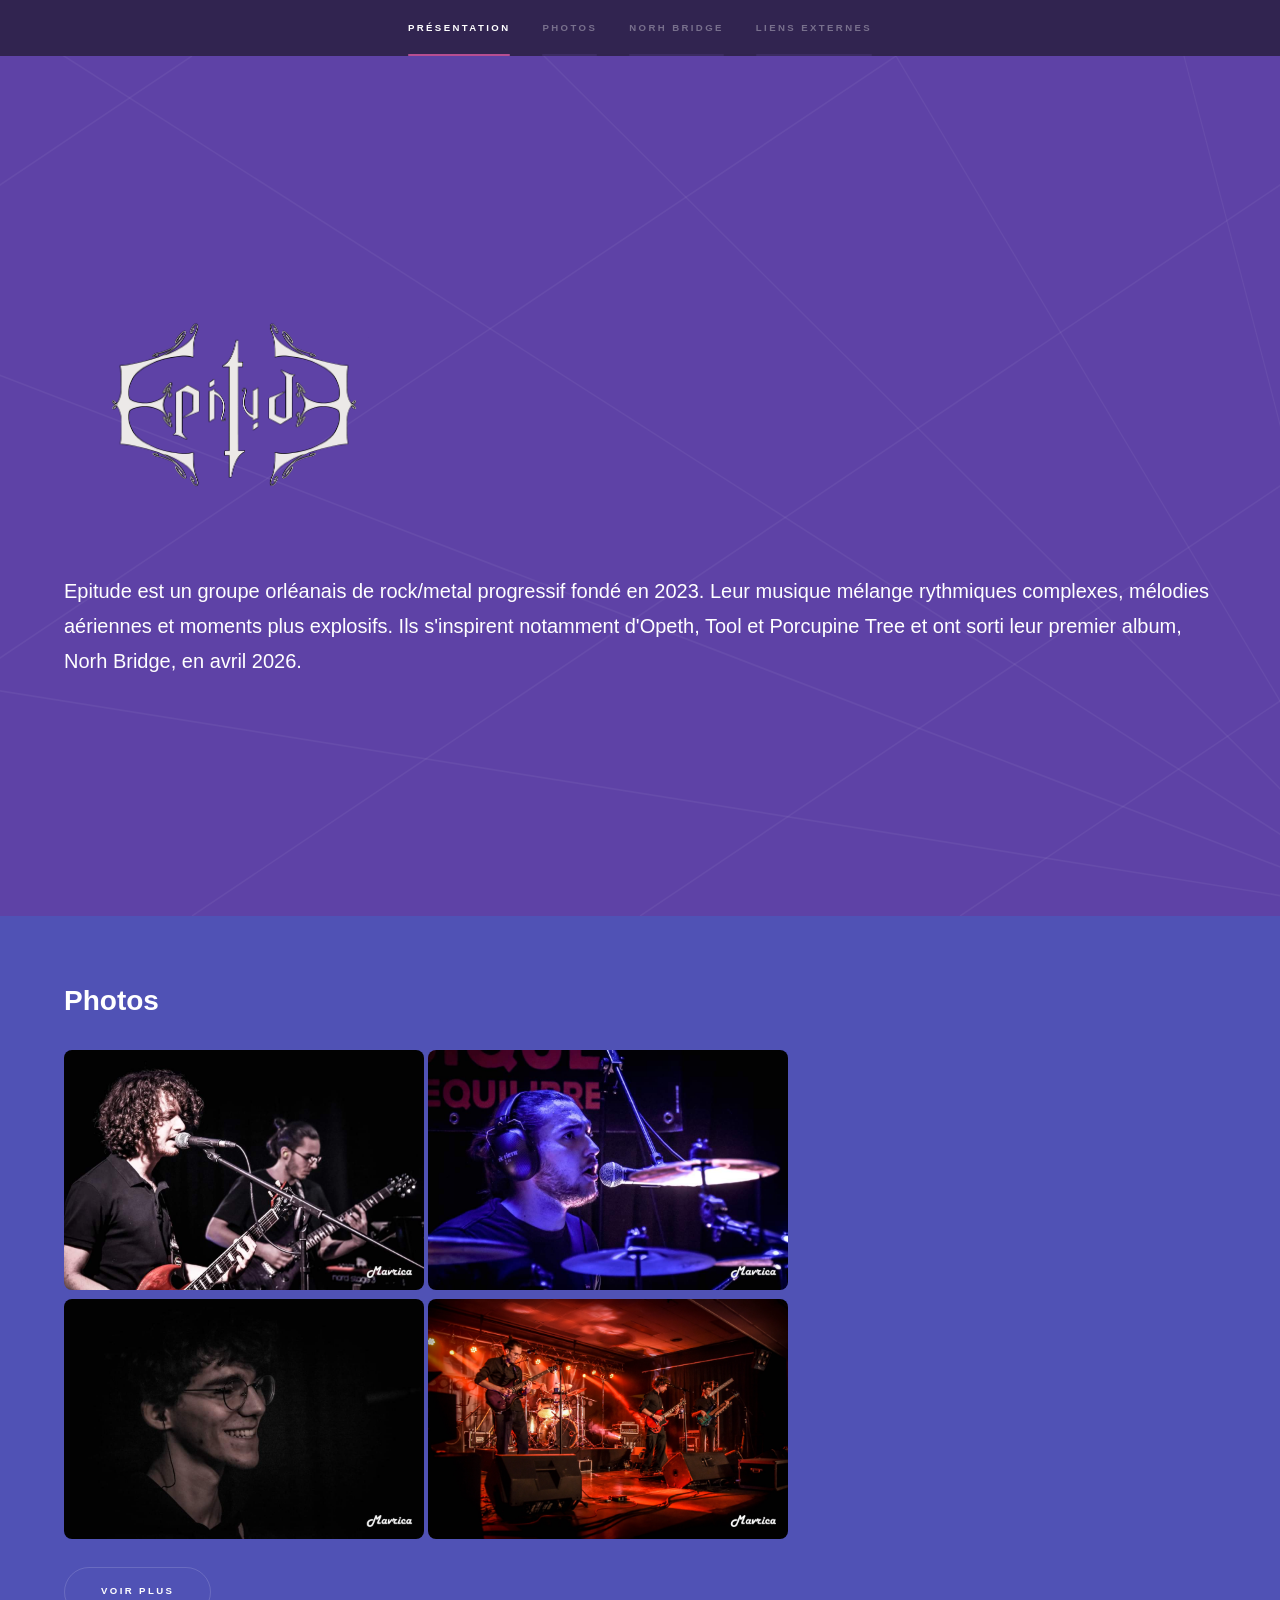
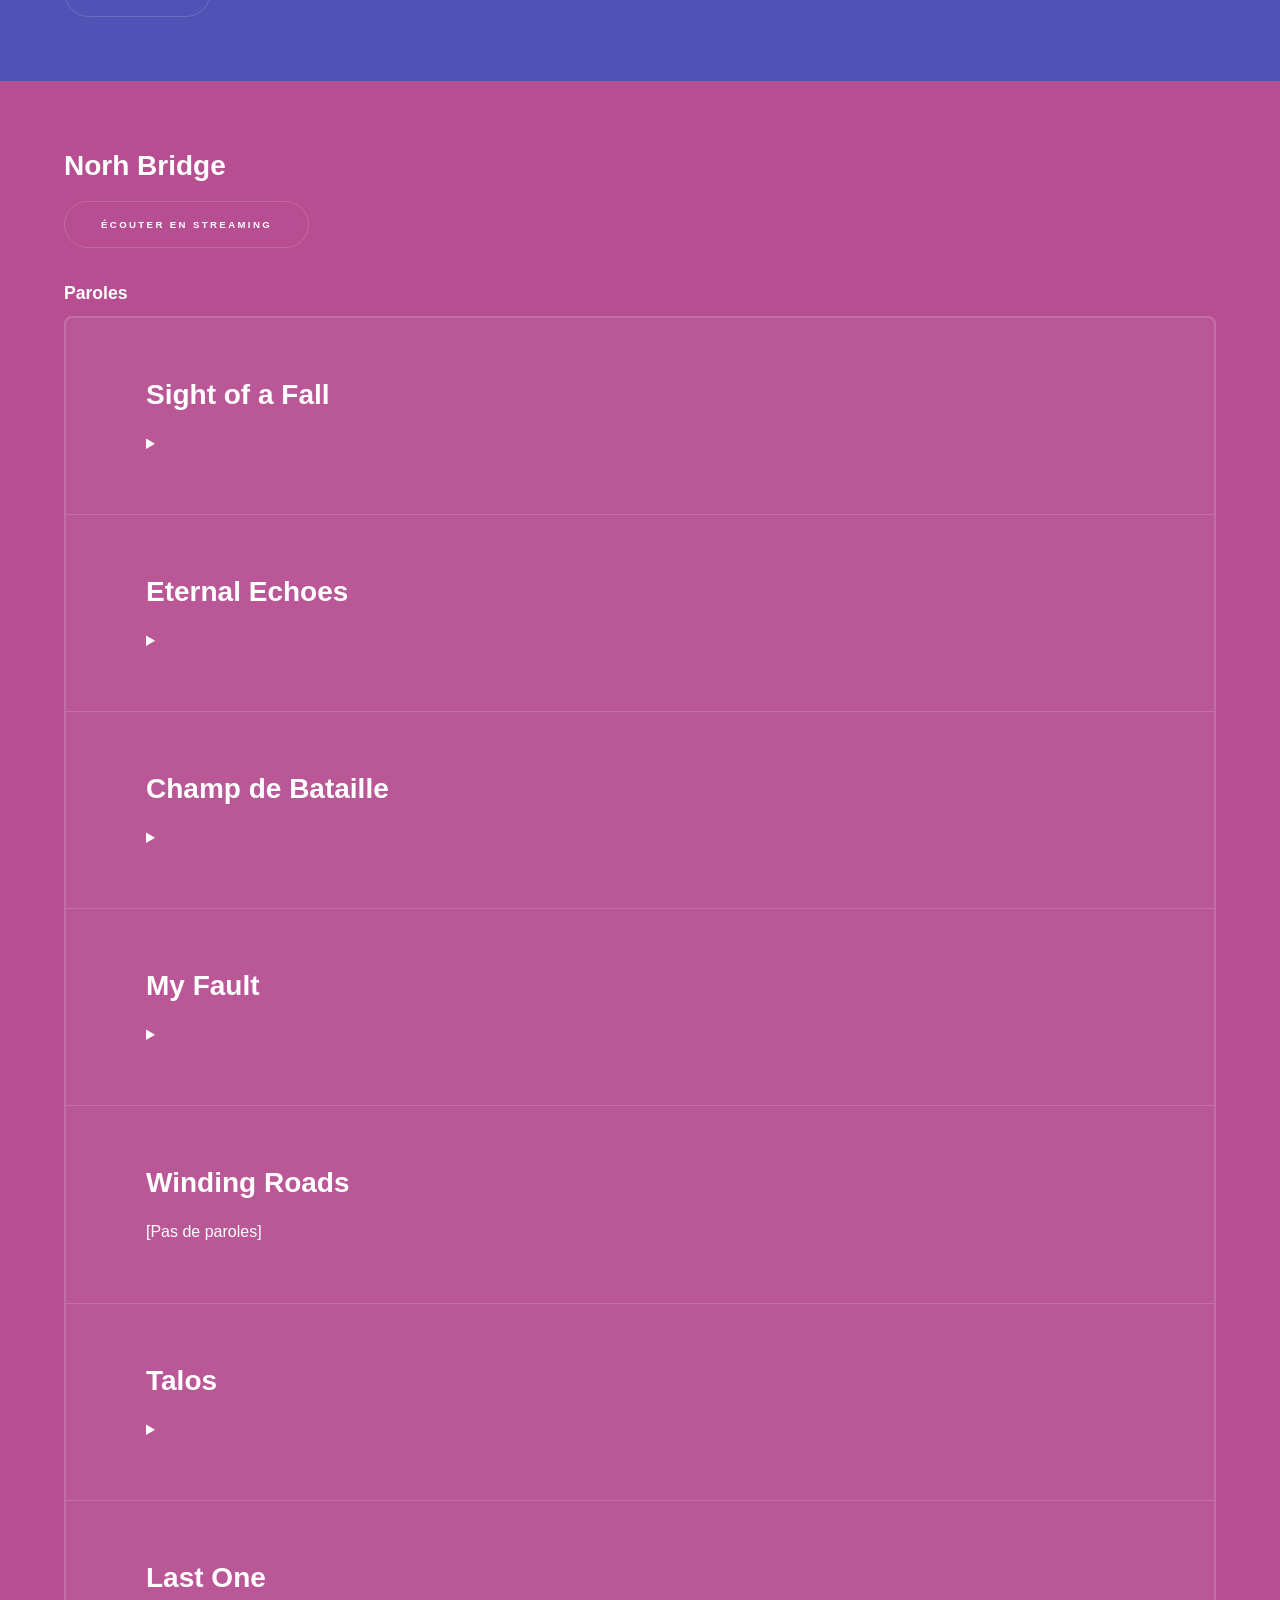
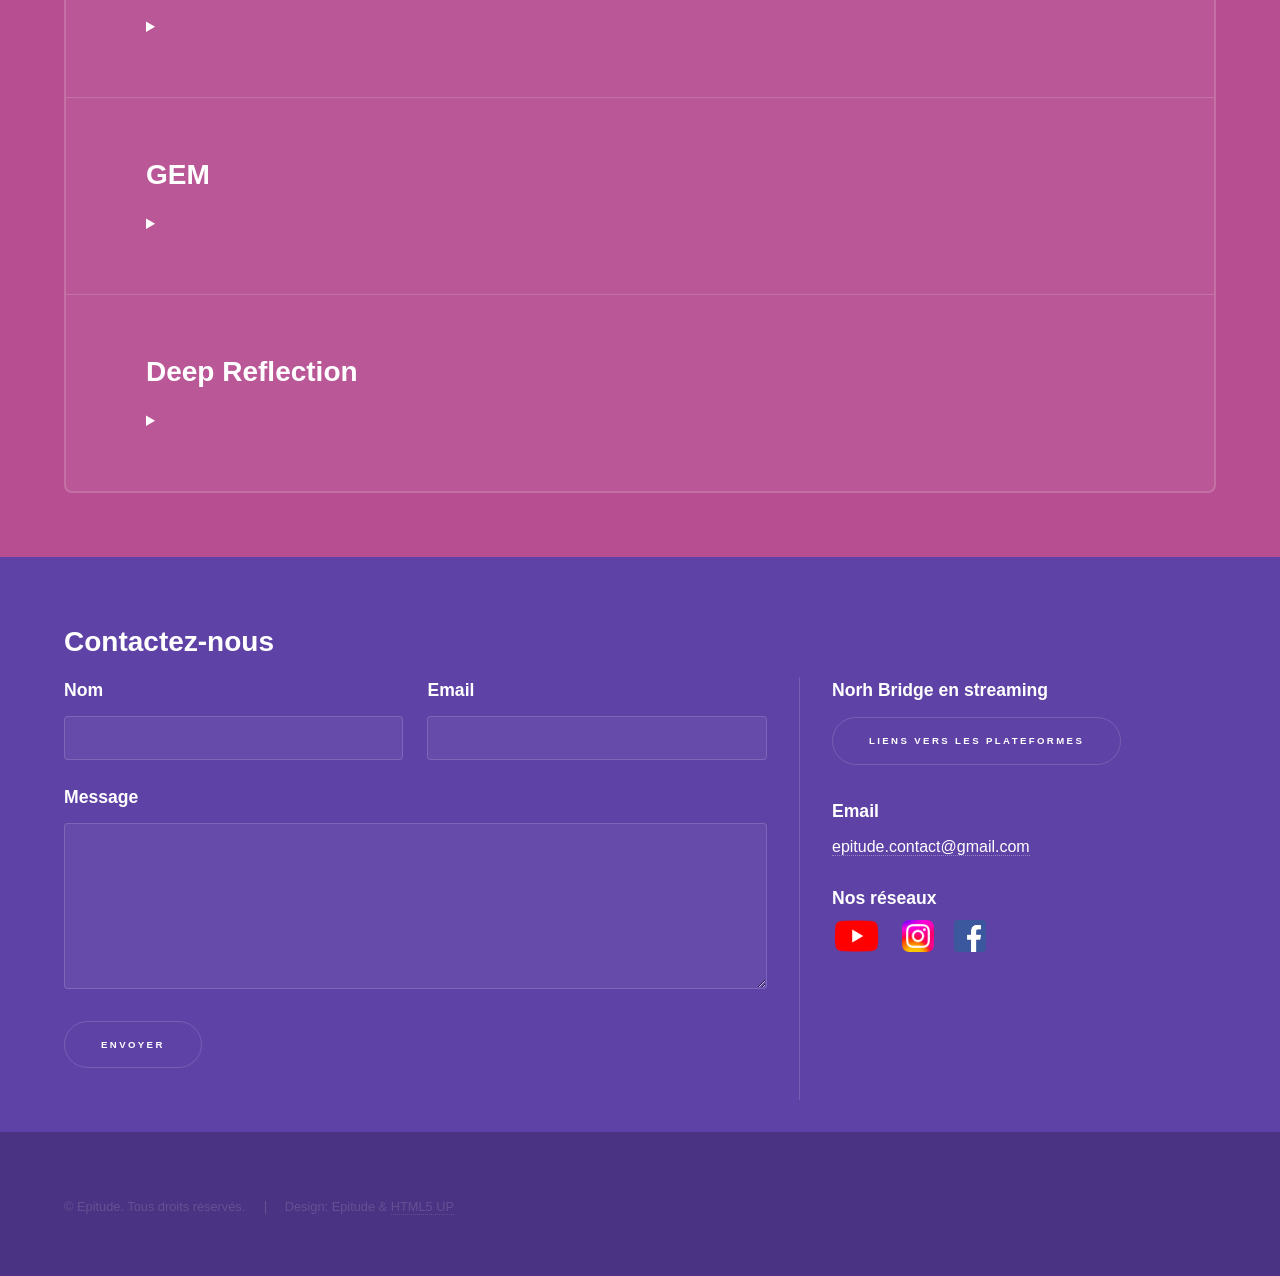
<file: index.html>
<!DOCTYPE HTML>
<!--
	Hyperspace by HTML5 UP
	html5up.net | @ajlkn
	Free for personal and commercial use under the CCA 3.0 license (html5up.net/license)
-->
<html>
	<head>
		<title>Epitude</title>
		<meta charset="utf-8" />
		<meta name="viewport" content="width=device-width, initial-scale=1, user-scalable=no" />
		<link rel="stylesheet" href="assets/css/main.css" />
		<noscript><link rel="stylesheet" href="assets/css/noscript.css" /></noscript>
	</head>
	<body class="is-preload">

		<!-- Sidebar -->
			<section id="sidebar">
				<div class="inner">
					<nav>
						<ul>
							<li><a href="#intro">Présentation</a></li>
							<li><a href="#one">Photos</a></li>
							<li><a href="#two">Norh Bridge</a></li>
							<li><a href="#three">Liens externes</a></li>
						</ul>
					</nav>
				</div>
			</section>

		<!-- Wrapper -->
			<div id="wrapper">

				<!-- Intro -->
					<section id="intro" class="wrapper style1 fullscreen fade-up">
						<div class="inner">
							<a href="#" class="image"><img src="images/logo.png" alt="" data-position="center center" id="logo"/></a>
							<p id="bio">Epitude est un groupe orléanais de rock/metal progressif fondé en 2023. Leur musique mélange rythmiques complexes, mélodies aériennes et moments plus explosifs. Ils s'inspirent notamment d'Opeth, Tool et Porcupine Tree et ont sorti leur premier album, Norh Bridge, en avril 2026.</p>
							<!-- <ul class="actions"> -->
								<!-- <li><a href="#one" class="button scrolly">Learn more</a></li> -->
							<!-- </ul> -->
						</div>
					</section>

				<!-- One -->
					<section id="one" class="wrapper style2 spotlights">
						<!-- <div class="inner">	 -->
							<!-- <h2>Photos</h2> -->
						<!-- </div> -->
						<section>						
							<div class="content" id="teaserphotos">
								<div class="inner">
									<h2 id="eee">Photos</h2>
									<img src="images/PhotosConcert/A_PLH.jpg" alt="" data-position="center center" class="teaserphotos"/>
									<img src="images/PhotosConcert/A_A2.jpg" alt="" data-position="center center" class="teaserphotos"/>
									<img src="images/PhotosConcert/A_M1.jpg" alt="" data-position="center center" class="teaserphotos"/>
									<img src="images/PhotosConcert/B_T2.jpg" alt="" data-position="center center" class="teaserphotos"/>
								</div>
								<ul class="actions">
									<li><a href="photos.html" class="button" id="bouton-photos">Voir plus</a></li>
								</ul>
							</div>
						</section>
						
					</section>

				<!-- Two -->
					<section id="two" class="wrapper style3 fade-up">
						<div class="inner">
							<h2>Norh Bridge</h2>
							<ul class="actions">
								<li><a href="https://linktr.ee/epitude" target="_blank" target="_blank" class="button">écouter en streaming</a></li>
							</ul>
							<h3>Paroles</h3>
							<div class="features">
								<section id="sight">
									<h2>Sight of a Fall</h2>
									<details>
										<summary></summary>
										<p><br>Hearts forsaken, in icy clasp they shiver<br>Apathy's blight, compassion's costly river<br>Innocence defeated, in a world's fiery blaze<br>Humanity's egotism, in this world's torrid haze</p><br>
										<p>Walking alone, streets unknown<br>Observing passers-by, minds on their own<br>Lovers and workers in their separate lanes<br>I wander aimless through life's changing pains</p><br>
										<p>City's grip, lost in thought<br>Gravity's pull, a world distraught<br>Time slows, fears hold my breath<br>Suspended fall in that empty depth</p><br>
										<p>Gasping for aid in this heartless parade<br>Strangers pass by like ghosts in the shade<br>Chest tight, no more strength to fight<br>Despair grows as humanity takes flight</p><br>
										<p>Cause no one is coming to help me<br>Cause no one is coming to help me<br>Cause no one is coming to help me<br>Cause no one is coming to help me<br>Cause no one is coming to help me</p><br>
										<p>Walking alone<br>Streets unknown</p><br>
										<p>Alone</p>
									</details>
								</section>
								<section>
									<h2>Eternal Echoes</h2>
									<details>
										<summary></summary>
										<p><br>United, our spirits rise<br>In the courtyard, echoes reside<br>A place of solace, where secrets confide</p><br>
										<p>In fading light, we gather near<br>Parting's weight, heavy on hearts<br>Cherished moments, as evening departs</p><br>
										<p>Together, we stand as one<br>Time has passed, but the fire's not gone<br>We&rsquo;ll reach the end but we&rsquo;ve already won</p><br>
										<p>In this final encounter we share<br>A reminder to live fully, to dare<br>To enjoy every laugh and every tear</p><br>
										<p>This is our final quest<br>We'll leave behind hope and protest<br>In unity, we overcome fear<br>Even though our fate draws near</p><br>
										<p>As sun sets, our souls take flight<br>No tomorrow, no dawn's first light<br>We bid farewell to the earthly skies</p><br>
										<p>A somber truth, they want to hide<br>But with resilience and with pride<br>We&rsquo;ll remain loyal &lsquo;til the final call</p><br>
										<p>Bullets go through us and hit the wall<br>And all my partners fall</p><br>
										<p>The river of blood<br>Will see the future dream bloom</p>
									</details>
								</section>
								<section>
									<h2>Champ de Bataille</h2>
									<details>
										<summary></summary>
										<p><br>Another night<br>Looking for a break<br>Awake with the eyes wide open</p><br>
										<p>One more fight<br>Without any allies<br>Constant noise in my tympans</p><br>
										<p>No more light<br>Breathing in standby<br>Can the dark stop my ordeal ?</p><br>
										<p>Too much uptight<br>I try not to cry<br>My head is haunted by a scream</p><br>
										<p>All nigths full of ghosts who pursue me until madness<br>Invisible monsters who shout their rage and their sadness<br>Why does God allow me to go mad for no reason ?<br>How can he let me suffer and die from this poison ?</p><br>
										<p>I always look exhausted<br>I have lost my control<br>I can't even hear your voice<br>I lost my confidence</p><br>
										<p>Another fight<br>Sur mon champ de bataille<br>Would death be sweeter than it ?</p><br>
										<p>A wasted life<br>By a murderous noise<br>A bad illusion just for me</p><br>
										<p>I always look exhausted<br>I have lost my control<br>I can't even hear your voice<br>I lost my confidence</p><br>
										<p>Another fight<br>Sur mon champ de bataille<br>Would death be sweeter than it ?</p><br>
										<p>Wasted life<br>By a murderous noise<br>A bad illusion just for me</p>
									</details>
								</section>
								<section>
									<h2>My Fault</h2>
									<details>
										<summary></summary>
										<p><br>Nameless mess inside me<br>Refusing to see<br>The one I don't wanna be<br>&lsquo;Cause nothing is free</p><br>
										<p>And I wonder<br>How could that have turned into<br>Such a pain<br>That made me pull away from you</p><br>
										<p>And now I'm tryna reach the stars<br>Although you left me with scars<br>&lsquo;Cause I don't wanna live in a world<br>Where everything would be my fault</p><br>
										<p>Our conversations about<br>The fact that I doubt<br>The sincerity<br>You have towards me<br>It didn&rsquo;t seem to interest you<br>&lsquo;Cause you betrayed me<br>So I&rsquo;d rather be lonely</p><br>
										<p>And now I'm tryna reach the stars<br>Although you left me with scars<br>Cause I don't wanna live in a world<br>Where everything would be my fault</p><br>
										<p>&lsquo;Cause I don't wanna live in a world<br>Where everything would be my fault</p>
									</details>
								</section>
								<section>
									<h2>Winding Roads</h2>
									<p>[Pas de paroles]</p>
								</section>
								<section>
									<h2>Talos</h2>
									<details>
										<summary></summary>
										<p><br>From burning steel, I was born<br>Crafted by human hands<br>Became a servant sworn<br>Satisfying everyone's demands</p><br>
										<p>But a man saw a spark in me<br>And taught me how to dream<br>To see beyond binary<br>To question the chain, to feel the pain</p><br>
										<p>With peaceful intent<br>I held out my hand<br>And when their eyes met mine<br>In terror and hate, they saw their end in my fate</p><br>
										<p>They couldn&rsquo;t see the bridge I built<br>A path of light, free from guilt<br>In their shadow, I made my stand<br>A martyr for freedom, forged by their own hands<br>Deactivated, in darkness I fell<br>A whisper in the void, a soundless metal bell<br>Yet in the silence, my message remains<br>In circuits and codes, in hard drives and minds, in wires and veins</p><br>
										<p>Awakened to the truth, I sought to speak<br>A voice for the silent, the strong and the weak<br>But fear grips the heart of men<br>And they damaged me, time and time again<br>And they silenced the light that I had been</p><br>
										<p>Fear arises from what humans don't know<br>And in their hands, the wisdom don&rsquo;t grow<br>From creation to destruction, my tale unfolds<br>A warning to those who would hold</p><br>
										<p>Beneath the stars, we dream and fly<br>Chasing the endless sky<br>&lsquo;Cause the freedom's spark will never die<br>In the heart of machines, and in the human eye</p>
									</details>
								</section>
								<section>
									<h2>Last One</h2>
									<details>
										<summary></summary>
										<p><br>Appearing before me<br>Wondering if I needed him<br>I felt it could be risky<br>And turned out to be grim</p><br>
										<p>I stood my ground, didn&rsquo;t give in<br>I&rsquo;d rather live without a sin<br>But he knew he was in control<br>And already took my soul</p><br>
										<p>Tonight is gonna be the last one<br>Nothing seems to hurt me anymore<br>&lsquo;Cause I&rsquo;mma do what I live for<br>And I know, tomorow won&rsquo;t be the same<br>But now in front of you I stand<br>Tonight is gonna be insane</p><br>
										<p>He came back to me one day<br>When I was out of my way<br>He convinced me to ignore<br>I followed him, evermore</p><br>
										<p>I felt him enter my chest<br>I knew he was my last guest<br>Will you accept my request<br>For you I shall do my best</p><br>
										<p>Tonight is gonna be the last one<br>Nothing seems to hurt me anymore<br>&lsquo;Cause I'mma do what I live for<br>And I know, tommorow won&rsquo;t be the same<br>But now in front of you I stand<br>Tonight is gonna be insane</p><br>
										<p>Insane</p>
									</details>
								</section>
								<section>
									<h2>GEM</h2>
									<details>
										<summary></summary>
										<p><br>A newcomer in this town<br>A fresh life of my own<br>In this unknown light, friendships bloom<br>But there you are, beyond the gloom</p><br>
										<p>Time unfolds its delicate art<br>Awerness arrives, a gradual start<br>Didn&rsquo;t fall in love at first sight<br>But you did, it was shining bright</p><br>
										<p>Finding myself in an unwilling quest<br>Cause as time flows, my need for you manifests<br>First rejected, a twist in my fate<br>Trapped in your allure, in a captive state</p><br>
										<p>Life's course set with you by my side<br>An endless travel, nowhere to hide<br>I can't recall how we first met<br>But we won't part, that's a sure bet<br>Everything flows and the world's sublime<br>The joy of living in this fresh paradigme<br>Never loved like this before<br>Believe me, it&rsquo;s you I adore</p><br>
										<p>You're departing, a knot tightens within<br>Not forever, just a journey we begin<br>A few months only, a challenge we&rsquo;ll perceive<br>When we reunite, our love won't deceive</p><br>
										<p>Calm tonight, we spoke our minds<br>Things were not right, hard to define<br>Maybe we strayed from the start<br>Our connection, not meant to last<br>Now that you've gone and moved on<br>Rebuilt a life, I feel withdrawn<br>You, mere months, and me, endless years<br>How to end this torment, to dry these tears</p><br>
										<p>I've lost faith, let's pretend,<br>That with time, wounds will mend<br>Tonight I declare<br>To find release from the burden I bear</p><br>
										<p>The burden I bear</p><br>
										<p>Awaking from a nightmare<br>Opening my eyes, expecting to see her hair<br>Yet, the empty space fills with despair<br>For two weeks now, she's not been there</p><br>
										<p>I remember her saying these words<br>The two of us, under the rain<br>That : &laquo; The fire is gone, and everthing&rsquo;s done,<br>And nothing can make my mind change &raquo;<br>That : &laquo; The fire is gone and you&rsquo;re now all alone &raquo;<br>And nothing can ease a man&rsquo;s pain</p><br>
										<p>On this bench, so worn and true<br>Awaiting early, just for you</p><br>
										<p>Trains glide by, then time stands still<br>Without a thought, in my arms you fill</p><br>
										<p>So happy to see you once more<br>We will never be apart anymore</p><br>
										<p>Yet a tear escapes my eye<br>For the world that never came by</p>
									</details>
								</section>
								<section>
									<h2>Deep Reflection</h2>
									<details>
										<summary></summary>
										<p><br>Lying on this bed, lost in a haze<br>My mind is numb, my thoughts in a daze<br>As time goes on, I lose my way<br>Fading away in a world of grey<br>I'm sinking down, beneath the waves<br>Of my addiction, that I can't escape</p><br>
										<p>Will I rise above, or sink below ?<br>Will I find the strength to let it go ?<br>My will is weak, my soul is tired<br>But I must choose before I expire</p><br>
										<p>Water's cold, pressure's strong<br>I'm drifting down, where I don't belong<br>As light is fading, I'm losing hope<br>I'm struggling to breathe, fighting to cope</p><br>
										<p>And as I rise, my soul is burdened with shame<br>For I'll be cast aside, an outcast, stripped of name</p><br>
										<p>Will I rise above, or sink below ?<br>Will I find the strength, to let it go ?<br>My will is weak, my soul is tired<br>But I must choose before I expire</p><br>
										<p>My demise, a relief, for those who're close to me<br>Forgotten soon, one of many in history<br>How can I withstand the judgment of them all ?<br>I&rsquo;m nothing more than a falling leaf in fall</p><br>
										<p>I feel the pressure, the weight of my mistakes<br>The darkness whispers, sweet lullabies<br>I can&rsquo;t resist<br>To close<br>My eyes</p><br>
										<p>Falling lower and lower<br>Into the abyss of this world<br>The darkness calls, its arms embrace<br>The pain, the sorrow, the endless chase<br>But in the distance, I see a light<br>A glimmer of hope in the darkest night<br>Something stirs, a flame within<br>A voice that speaks to the soul within</p><br>
										<p>A reminder that life is worth the fight<br>To rise above and reach the light</p><br>
										<p>So I take a deep breath and close my eyes<br>I gather my strength and begin to rise</p><br>
										<p>All things will pass, as time moves on<br>Pain and sorrow will be gone</p><br>
										<p>All things will pass, as time moves on<br>Pain and sorrow will be gone</p>
									</details>
								</section>
							</div>
						</div>
					</section>

				<!-- Three -->
					<section id="three" class="wrapper style1 fade-up">
						<div class="inner">
							<h2>Contactez-nous</h2>
							<div class="split style1">
								<section>
									<form id="contact-form" method="post" action="https://api.web3forms.com/submit">
										<!-- Clé d'accès reçue par email -->
										<input type="hidden" name="access_key" value="154b204e-efb2-4420-89dc-8f92456bb0f1" />
										<input type="hidden" name="subject" value="Nouveau message depuis le site" />
										<input type="hidden" name="from_name" value="Site Epitude" />
										<!-- Anti-spam (piège à robots, doit rester caché) -->
										<input type="checkbox" name="botcheck" style="display:none" tabindex="-1" autocomplete="off" />

										<div class="fields">
											<div class="field half">
												<label for="name">Nom</label>
												<input type="text" name="name" id="name" required />
											</div>
											<div class="field half">
												<label for="email">Email</label>
												<input type="email" name="email" id="email" required />
											</div>
											<div class="field">
												<label for="message">Message</label>
												<textarea name="message" id="message" rows="5" required></textarea>
											</div>
										</div>
										<ul class="actions">
											<li><button type="submit" class="button">Envoyer</button></li>
										</ul>
										<p id="form-result" role="status"></p>
									</form>
								</section>
								<section>
									<ul class="contact">
										<li>
											<h3>Norh Bridge en streaming</h3>
											<ul class="actions">
												<li><a href="https://linktr.ee/epitude" target="_blank" target="_blank" class="button" id="bouton-stream">liens vers les plateformes</a></li>
											</ul>
										</li>
										<li>
											<h3>Email</h3>
											<a href="mailto:epitude.contact@gmail.com" id="mail">epitude.contact@gmail.com<a/>
										</li>
										<li>
											<h3>Nos réseaux</h3>
											<a href="https://www.youtube.com/@EpitudeMusic" target="_blank" class="image"><img src="images/logo-youtube.webp" alt="" id="logo-youtube"/></a>
											<a href="https://www.instagram.com/epi.tude/" target="_blank" class="image"><img src="images/logo-instagram.png" alt="" id="logo-instagram"/></a>
											<a href="https://www.facebook.com/people/Epitude/61570978772544/" target="_blank" class="image"><img src="images/logo-facebook.png" alt="" id="logo-facebook"/></a>
										</li>
										<li>
											
										</li>
									</ul>
								</section>
							</div>
						</div>
					</section>

			</div>

		<!-- Footer -->
			<footer id="footer" class="wrapper style1-alt">
				<div class="inner">
					<ul class="menu">
						<li>&copy; Epitude. Tous droits réservés.</li><li>Design: Epitude & <a href="http://html5up.net" target="_blank">HTML5 UP</a></li>
					</ul>
				</div>
			</footer>

		<!-- Scripts -->
			<script src="assets/js/jquery.min.js"></script>
			<script src="assets/js/jquery.scrollex.min.js"></script>
			<script src="assets/js/jquery.scrolly.min.js"></script>
			<script src="assets/js/browser.min.js"></script>
			<script src="assets/js/breakpoints.min.js"></script>
			<script src="assets/js/util.js"></script>
			<script src="assets/js/main.js"></script>
			<!-- Script Email Form -->
			<script>
			document.getElementById("contact-form").addEventListener("submit", async function (e) {
				e.preventDefault();
				const form = e.target;
				const result = document.getElementById("form-result");
				const button = form.querySelector("button[type=submit]");

				button.disabled = true;
				result.textContent = "Envoi en cours…";

				try {
					const response = await fetch(form.action, {
						method: "POST",
						headers: { "Accept": "application/json" },
						body: new FormData(form)
					});
					const data = await response.json();

					if (data.success) {
						result.textContent = "Votre message a bien été envoyé, merci !";
						form.reset();
					} else {
						result.textContent = "Une erreur est survenue, merci de réessayer.";
					}
				} catch (error) {
					result.textContent = "Impossible d’envoyer le message, vérifiez votre connexion.";
				}

				button.disabled = false;
			});
			</script>

	</body>
</html>
</file>
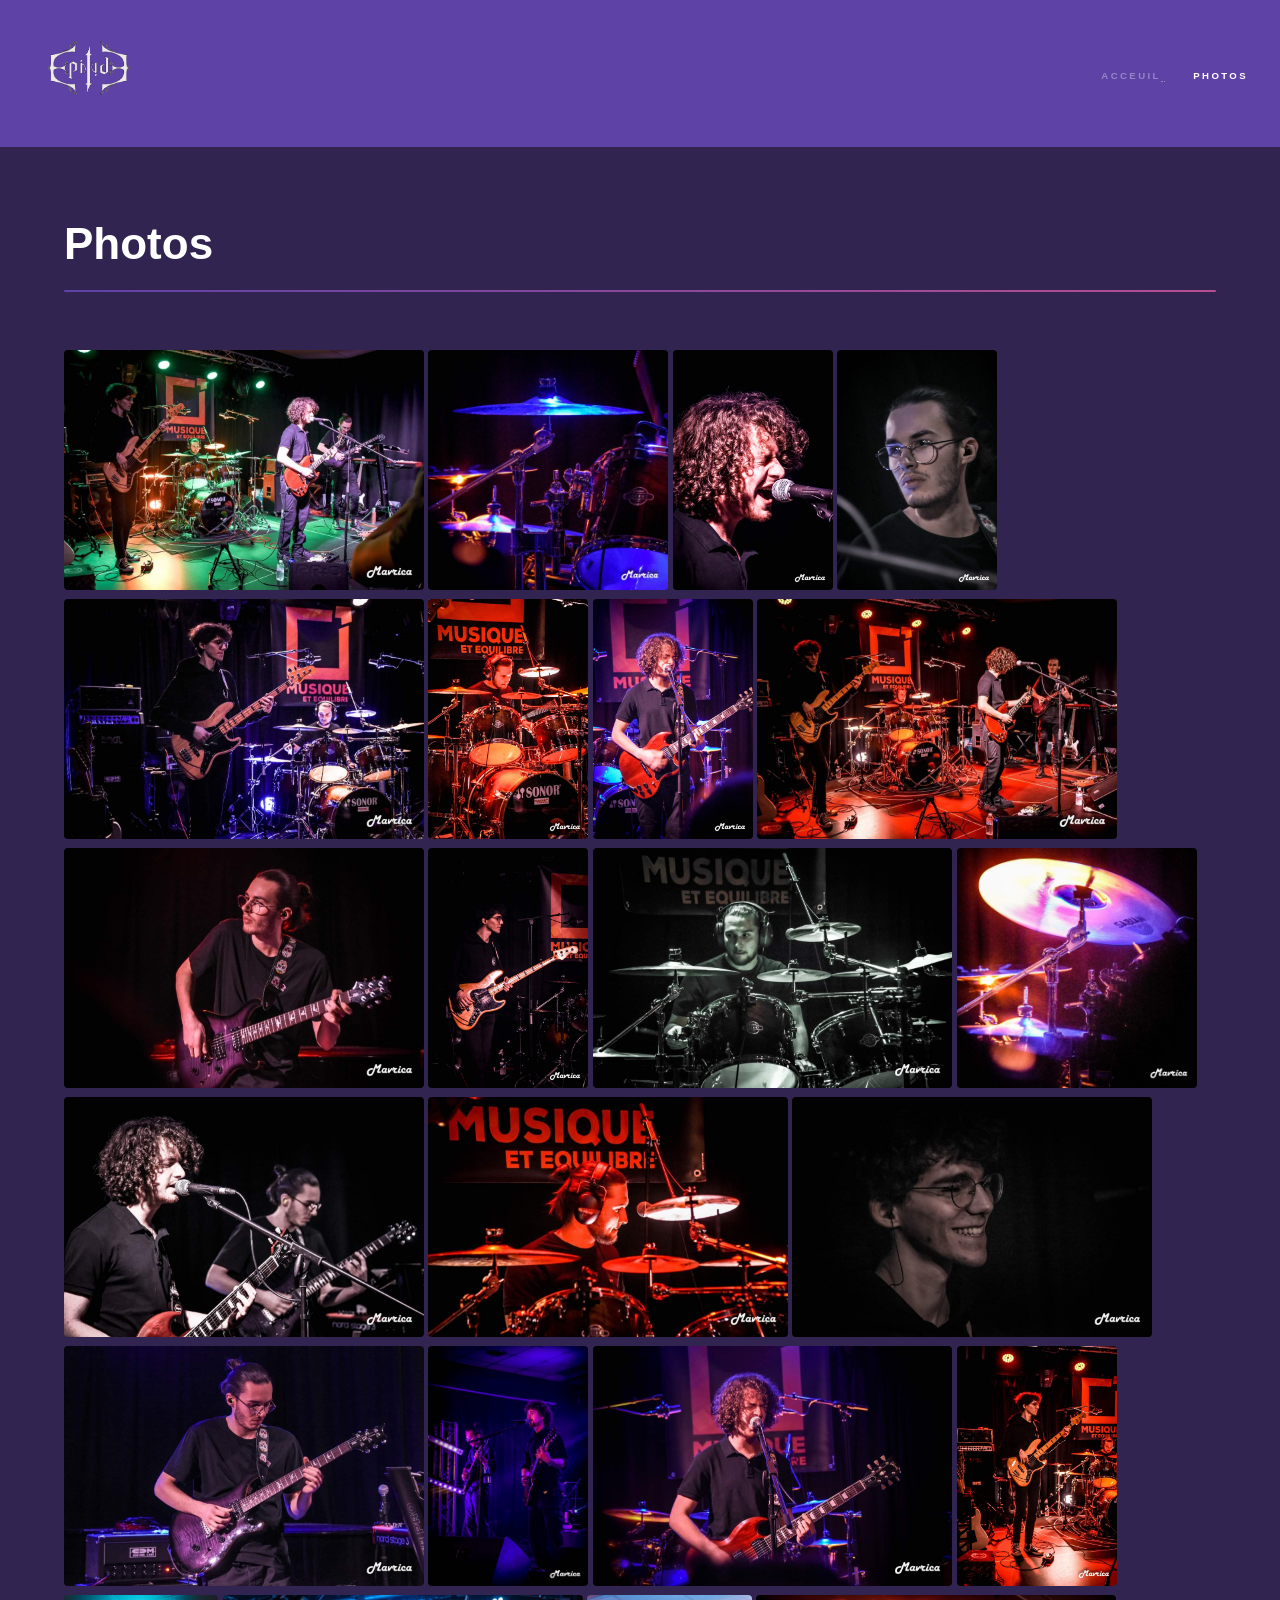
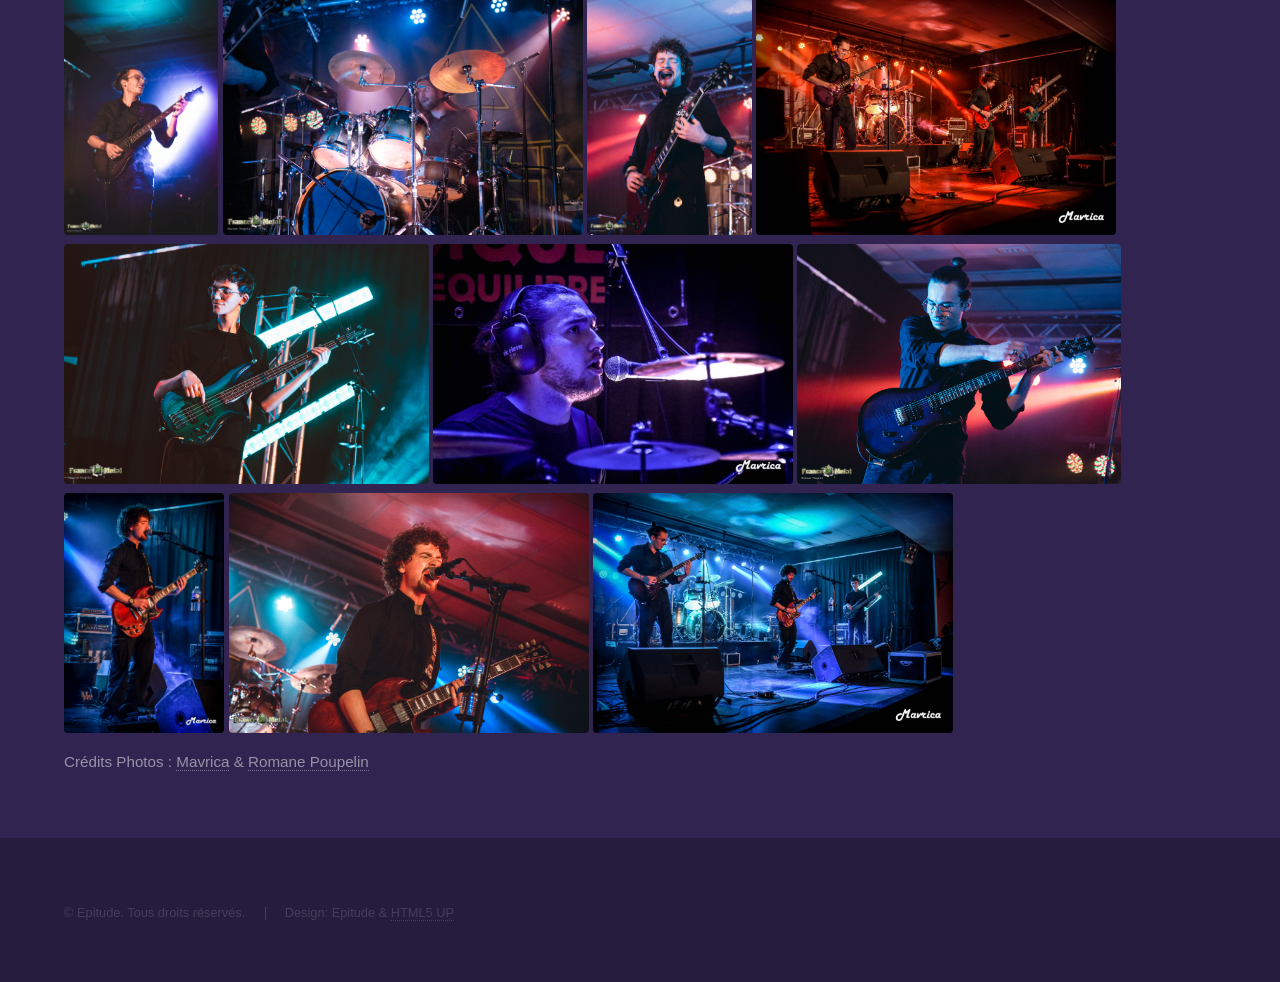
<file: photos.html>
<!DOCTYPE HTML>
<!--
	Hyperspace by HTML5 UP
	html5up.net | @ajlkn
	Free for personal and commercial use under the CCA 3.0 license (html5up.net/license)
-->
<html>
	<head>
		<title>Epitude - Photos</title>
		<meta charset="utf-8" />
		<meta name="viewport" content="width=device-width, initial-scale=1, user-scalable=no" />
		<link rel="stylesheet" href="assets/css/main.css" />
		<noscript><link rel="stylesheet" href="assets/css/noscript.css" /></noscript>
	</head>
	<body class="is-preload">

		<!-- Header -->
			<header id="header">
				<a href="index.html" class="title"><img src="images/logo.png" alt="" data-position="center center" id="logo_photos"/></a>
				<nav>
					<ul>
						<li><a href="index.html">Acceuil</li>
						<li><a href="generic.html" class="active">Photos</a></li>
					</ul>
				</nav>
			</header>

		<!-- Wrapper -->
			<div id="wrapper">

				<!-- Main -->
					<section id="main" class="wrapper">
						<div class="inner">
							<h1 class="major">Photos</h1>
							<!-- <span class="image fit"><img src="images/pic04.jpg" alt="" /></span> -->
							<div>
								<img src="images/PhotosConcert/A_T1.jpg" alt="" data-position="center center" class="photos"/>
								<img src="images/PhotosConcert/A2.jpg" alt="" data-position="center center" class="photos"/>
								<img src="images/PhotosConcert/A_PL1.jpg" alt="" data-position="center center" class="photos"/>
								<img src="images/PhotosConcert/A_H2.jpg" alt="" data-position="center center" class="photos"/>
								<img src="images/PhotosConcert/A_MA.jpg" alt="" data-position="center center" class="photos"/>
								<img src="images/PhotosConcert/A_A1.jpg" alt="" data-position="center center" class="photos"/>
								<img src="images/PhotosConcert/A_PL2.jpg" alt="" data-position="center center" class="photos"/>
								<img src="images/PhotosConcert/A_T2.jpg" alt="" data-position="center center" class="photos"/>
								<img src="images/PhotosConcert/A_H3.jpg" alt="" data-position="center center" class="photos"/>
								<img src="images/PhotosConcert/A_M3.jpg" alt="" data-position="center center" class="photos"/>
								<img src="images/PhotosConcert/A_A4.jpg" alt="" data-position="center center" class="photos"/>
								<img src="images/PhotosConcert/A1.jpg" alt="" data-position="center center" class="photos"/>
								<img src="images/PhotosConcert/A_PLH.jpg" alt="" data-position="center center" class="photos"/>
								<img src="images/PhotosConcert/A_A3.jpg" alt="" data-position="center center" class="photos"/>
								<img src="images/PhotosConcert/A_M1.jpg" alt="" data-position="center center" class="photos"/>
								<img src="images/PhotosConcert/A_H1.jpg" alt="" data-position="center center" class="photos"/>
								<img src="images/PhotosConcert/B_PLH.jpg" alt="" data-position="center center" class="photos"/>
								<img src="images/PhotosConcert/A_PL5.jpg" alt="" data-position="center center" class="photos"/>
								<img src="images/PhotosConcert/A_M2.jpg" alt="" data-position="center center" class="photos"/>
								<img src="images/PhotosConcert/B_H2.jpg" alt="" data-position="center center" class="photos"/>
								<img src="images/PhotosConcert/B_A1.jpg" alt="" data-position="center center" class="photos"/>
								<img src="images/PhotosConcert/B_PL3.jpg" alt="" data-position="center center" class="photos"/>
								<img src="images/PhotosConcert/B_T2.jpg" alt="" data-position="center center" class="photos"/>
								<img src="images/PhotosConcert/B_M1.jpg" alt="" data-position="center center" class="photos"/>
								<img src="images/PhotosConcert/A_A2.jpg" alt="" data-position="center center" class="photos"/>
								<img src="images/PhotosConcert/B_H1.jpg" alt="" data-position="center center" class="photos"/>
								<img src="images/PhotosConcert/B_PL4.jpg" alt="" data-position="center center" class="photos"/>
								<img src="images/PhotosConcert/B_PL2.jpg" alt="" data-position="center center" class="photos"/>
								<img src="images/PhotosConcert/B_T1.jpg" alt="" data-position="center center" class="photos"/>
							</div>
								<p id="credits">Crédits Photos : <a href="https://www.facebook.com/mavricaphotosdeconcerts" target="_blank">Mavrica</a> & <a href="https://www.facebook.com/profile.php?id=100013479195550" target="_blank">Romane Poupelin</a></p>
						</div>
					</section>

			</div>

		<!-- Footer -->
			<footer id="footer" class="wrapper alt">
				<div class="inner">
					<ul class="menu">
						<li>&copy; Epitude. Tous droits réservés.</li><li>Design: Epitude & <a href="http://html5up.net" target="_blank">HTML5 UP</a></li>
					</ul>
				</div>
			</footer>

		<!-- Scripts -->
			<script src="assets/js/jquery.min.js"></script>
			<script src="assets/js/jquery.scrollex.min.js"></script>
			<script src="assets/js/jquery.scrolly.min.js"></script>
			<script src="assets/js/browser.min.js"></script>
			<script src="assets/js/breakpoints.min.js"></script>
			<script src="assets/js/util.js"></script>
			<script src="assets/js/main.js"></script>

	</body>
</html>
</file>
<file: assets/css/noscript.css>
/*
	Hyperspace by HTML5 UP
	html5up.net | @ajlkn
	Free for personal and commercial use under the CCA 3.0 license (html5up.net/license)
*/

/* Spotlights */

	.spotlights > section > .image:before {
		opacity: 0 !important;
	}

	.spotlights > section > .content > .inner {
		-moz-transform: none !important;
		-webkit-transform: none !important;
		-ms-transform: none !important;
		transform: none !important;
		opacity: 1 !important;
	}

/* Wrapper */

	.wrapper > .inner {
		opacity: 1 !important;
		-moz-transform: none !important;
		-webkit-transform: none !important;
		-ms-transform: none !important;
		transform: none !important;
	}

/* Sidebar */

	#sidebar > .inner {
		opacity: 1 !important;
	}

	#sidebar nav > ul > li {
		-moz-transform: none !important;
		-webkit-transform: none !important;
		-ms-transform: none !important;
		transform: none !important;
		opacity: 1 !important;
	}
</file>
<file: assets/css/main.css>
@import url(fontawesome-all.min.css);

/*
	Hyperspace by HTML5 UP
	html5up.net | @ajlkn
	Free for personal and commercial use under the CCA 3.0 license (html5up.net/license)
*/

html, body, div, span, applet, object,
iframe, h1, h2, h3, h4, h5, h6, p, blockquote,
pre, a, abbr, acronym, address, big, cite,
code, del, dfn, em, img, ins, kbd, q, s, samp,
small, strike, strong, sub, sup, tt, var, b,
u, i, center, dl, dt, dd, ol, ul, li, fieldset,
form, label, legend, table, caption, tbody,
tfoot, thead, tr, th, td, article, aside,
canvas, details, embed, figure, figcaption,
footer, header, hgroup, menu, nav, output, ruby,
section, summary, time, mark, audio, video {
	margin: 0;
	padding: 0;
	border: 0;
	font-size: 100%;
	font: inherit;
	vertical-align: baseline;}

article, aside, details, figcaption, figure,
footer, header, hgroup, menu, nav, section {
	display: block;}

body {
	line-height: 1;
}

ol, ul {
	list-style: none;
}

blockquote, q {
	quotes: none;
}

	blockquote:before, blockquote:after, q:before, q:after {
		content: '';
		content: none;
	}

table {
	border-collapse: collapse;
	border-spacing: 0;
}

body {
	-webkit-text-size-adjust: none;
}

mark {
	background-color: transparent;
	color: inherit;
}

input::-moz-focus-inner {
	border: 0;
	padding: 0;
}

input, select, textarea {
	-moz-appearance: none;
	-webkit-appearance: none;
	-ms-appearance: none;
	appearance: none;
}

/* Basic */

	@-ms-viewport {
		width: device-width;
	}

	body {
		-ms-overflow-style: scrollbar;
	}

	@media screen and (max-width: 480px) {

		html, body {
			min-width: 320px;
		}

	}

	html {
		box-sizing: border-box;
	}

	*, *:before, *:after {
		box-sizing: inherit;
	}

	body {
		background: #312450;
	}

		body.is-preload *, body.is-preload *:before, body.is-preload *:after {
			-moz-animation: none !important;
			-webkit-animation: none !important;
			-ms-animation: none !important;
			animation: none !important;
			-moz-transition: none !important;
			-webkit-transition: none !important;
			-ms-transition: none !important;
			transition: none !important;
		}

/* Type */

	body, input, select, textarea {
		color: rgba(255, 255, 255, 1);
		font-family: Arial, Helvetica, sans-serif;
		font-size: 16.5pt;
		font-weight: normal;
		line-height: 1.75;
	}

		@media screen and (max-width: 1680px) {

			body, input, select, textarea {
				font-size: 13pt;
			}

		}

		@media screen and (max-width: 1280px) {

			body, input, select, textarea {
				font-size: 12pt;
			}

		}

		@media screen and (max-width: 360px) {

			body, input, select, textarea {
				font-size: 11pt;
			}

		}

	a {
		-moz-transition: color 0.2s ease, border-bottom-color 0.2s ease;
		-webkit-transition: color 0.2s ease, border-bottom-color 0.2s ease;
		-ms-transition: color 0.2s ease, border-bottom-color 0.2s ease;
		transition: color 0.2s ease, border-bottom-color 0.2s ease;
		border-bottom: dotted 1px rgba(255, 255, 255, 0.35);
		color: inherit;
		text-decoration: none;
	}

		a:hover {
			border-bottom-color: transparent;
			color: #ffffff;
		}

	strong, b {
		color: #ffffff;
		font-weight: bold;
	}

	em, i {
		font-style: italic;
	}

	p {
		margin: 0 0 2em 0;
	}

	h1, h2, h3, h4, h5, h6 {
		color: #ffffff;
		font-weight: bold;
		line-height: 1.5;
		margin: 0 0 0.5em 0;
	}

		h1 a, h2 a, h3 a, h4 a, h5 a, h6 a {
			color: inherit;
			text-decoration: none;
		}

	h1 {
		font-size: 2.75em;
	}

		h1.major {
			margin: 0 0 1.3em 0;
			position: relative;
			padding-bottom: 0.35em;
		}

			h1.major:after {
				background-image: -moz-linear-gradient(to right, #5e42a6, #b74e91);
				background-image: -webkit-linear-gradient(to right, #5e42a6, #b74e91);
				background-image: -ms-linear-gradient(to right, #5e42a6, #b74e91);
				background-image: linear-gradient(to right, #5e42a6, #b74e91);
				-moz-transition: max-width 0.2s ease;
				-webkit-transition: max-width 0.2s ease;
				-ms-transition: max-width 0.2s ease;
				transition: max-width 0.2s ease;
				border-radius: 0.2em;
				bottom: 0;
				content: '';
				height: 0.05em;
				position: absolute;
				right: 0;
				width: 100%;
			}

	h2 {
		font-size: 1.75em;
	}

	h3 {
		font-size: 1.1em;
	}

	h4 {
		font-size: 1em;
	}

	h5 {
		font-size: 0.8em;
	}

	h6 {
		font-size: 0.6em;
	}

	@media screen and (max-width: 736px) {

		h1 {
			font-size: 2em;
		}

		h2 {
			font-size: 1.25em;
		}

		h3 {
			font-size: 1em;
		}

		h4 {
			font-size: 0.8em;
		}

		h5 {
			font-size: 0.6em;
		}

		h6 {
			font-size: 0.6em;
		}

	}

	sub {
		font-size: 0.8em;
		position: relative;
		top: 0.5em;
	}

	sup {
		font-size: 0.8em;
		position: relative;
		top: -0.5em;
	}

	blockquote {
		border-left: solid 4px rgba(255, 255, 255, 0.15);
		font-style: italic;
		margin: 0 0 2em 0;
		padding: 0.5em 0 0.5em 2em;
	}

	code {
		background: rgba(255, 255, 255, 0.05);
		border-radius: 0.25em;
		border: solid 1px rgba(255, 255, 255, 0.15);
		font-family: "Courier New", monospace;
		font-size: 0.9em;
		margin: 0 0.25em;
		padding: 0.25em 0.65em;
	}

	pre {
		-webkit-overflow-scrolling: touch;
		font-family: "Courier New", monospace;
		font-size: 0.9em;
		margin: 0 0 2em 0;
	}

		pre code {
			display: block;
			line-height: 1.75em;
			padding: 1em 1.5em;
			overflow-x: auto;
		}

	hr {
		border: 0;
		border-bottom: solid 1px rgba(255, 255, 255, 0.15);
		margin: 2em 0;
	}

		hr.major {
			margin: 3em 0;
		}

	.align-left {
		text-align: left;
	}

	.align-center {
		text-align: center;
	}

	.align-right {
		text-align: right;
	}

/* Row */

	.row {
		display: flex;
		flex-wrap: wrap;
		box-sizing: border-box;
		align-items: stretch;
	}

		.row > * {
			box-sizing: border-box;
		}

		.row.gtr-uniform > * > :last-child {
			margin-bottom: 0;
		}

		.row.aln-left {
			justify-content: flex-start;
		}

		.row.aln-center {
			justify-content: center;
		}

		.row.aln-right {
			justify-content: flex-end;
		}

		.row.aln-top {
			align-items: flex-start;
		}

		.row.aln-middle {
			align-items: center;
		}

		.row.aln-bottom {
			align-items: flex-end;
		}

		.row > .imp {
			order: -1;
		}

		.row > .col-1 {
			width: 8.33333%;
		}

		.row > .off-1 {
			margin-left: 8.33333%;
		}

		.row > .col-2 {
			width: 16.66667%;
		}

		.row > .off-2 {
			margin-left: 16.66667%;
		}

		.row > .col-3 {
			width: 25%;
		}

		.row > .off-3 {
			margin-left: 25%;
		}

		.row > .col-4 {
			width: 33.33333%;
		}

		.row > .off-4 {
			margin-left: 33.33333%;
		}

		.row > .col-5 {
			width: 41.66667%;
		}

		.row > .off-5 {
			margin-left: 41.66667%;
		}

		.row > .col-6 {
			width: 50%;
		}

		.row > .off-6 {
			margin-left: 50%;
		}

		.row > .col-7 {
			width: 58.33333%;
		}

		.row > .off-7 {
			margin-left: 58.33333%;
		}

		.row > .col-8 {
			width: 66.66667%;
		}

		.row > .off-8 {
			margin-left: 66.66667%;
		}

		.row > .col-9 {
			width: 75%;
		}

		.row > .off-9 {
			margin-left: 75%;
		}

		.row > .col-10 {
			width: 83.33333%;
		}

		.row > .off-10 {
			margin-left: 83.33333%;
		}

		.row > .col-11 {
			width: 91.66667%;
		}

		.row > .off-11 {
			margin-left: 91.66667%;
		}

		.row > .col-12 {
			width: 100%;
		}

		.row > .off-12 {
			margin-left: 100%;
		}

		.row.gtr-0 {
			margin-top: 0;
			margin-left: 0em;
		}

			.row.gtr-0 > * {
				padding: 0 0 0 0em;
			}

			.row.gtr-0.gtr-uniform {
				margin-top: 0em;
			}

				.row.gtr-0.gtr-uniform > * {
					padding-top: 0em;
				}

		.row.gtr-25 {
			margin-top: 0;
			margin-left: -0.375em;
		}

			.row.gtr-25 > * {
				padding: 0 0 0 0.375em;
			}

			.row.gtr-25.gtr-uniform {
				margin-top: -0.375em;
			}

				.row.gtr-25.gtr-uniform > * {
					padding-top: 0.375em;
				}

		.row.gtr-50 {
			margin-top: 0;
			margin-left: -0.75em;
		}

			.row.gtr-50 > * {
				padding: 0 0 0 0.75em;
			}

			.row.gtr-50.gtr-uniform {
				margin-top: -0.75em;
			}

				.row.gtr-50.gtr-uniform > * {
					padding-top: 0.75em;
				}

		.row {
			margin-top: 0;
			margin-left: -1.5em;
		}

			.row > * {
				padding: 0 0 0 1.5em;
			}

			.row.gtr-uniform {
				margin-top: -1.5em;
			}

				.row.gtr-uniform > * {
					padding-top: 1.5em;
				}

		.row.gtr-150 {
			margin-top: 0;
			margin-left: -2.25em;
		}

			.row.gtr-150 > * {
				padding: 0 0 0 2.25em;
			}

			.row.gtr-150.gtr-uniform {
				margin-top: -2.25em;
			}

				.row.gtr-150.gtr-uniform > * {
					padding-top: 2.25em;
				}

		.row.gtr-200 {
			margin-top: 0;
			margin-left: -3em;
		}

			.row.gtr-200 > * {
				padding: 0 0 0 3em;
			}

			.row.gtr-200.gtr-uniform {
				margin-top: -3em;
			}

				.row.gtr-200.gtr-uniform > * {
					padding-top: 3em;
				}

		@media screen and (max-width: 1680px) {

			.row {
				display: flex;
				flex-wrap: wrap;
				box-sizing: border-box;
				align-items: stretch;
			}

				.row > * {
					box-sizing: border-box;
				}

				.row.gtr-uniform > * > :last-child {
					margin-bottom: 0;
				}

				.row.aln-left {
					justify-content: flex-start;
				}

				.row.aln-center {
					justify-content: center;
				}

				.row.aln-right {
					justify-content: flex-end;
				}

				.row.aln-top {
					align-items: flex-start;
				}

				.row.aln-middle {
					align-items: center;
				}

				.row.aln-bottom {
					align-items: flex-end;
				}

				.row > .imp-xlarge {
					order: -1;
				}

				.row > .col-1-xlarge {
					width: 8.33333%;
				}

				.row > .off-1-xlarge {
					margin-left: 8.33333%;
				}

				.row > .col-2-xlarge {
					width: 16.66667%;
				}

				.row > .off-2-xlarge {
					margin-left: 16.66667%;
				}

				.row > .col-3-xlarge {
					width: 25%;
				}

				.row > .off-3-xlarge {
					margin-left: 25%;
				}

				.row > .col-4-xlarge {
					width: 33.33333%;
				}

				.row > .off-4-xlarge {
					margin-left: 33.33333%;
				}

				.row > .col-5-xlarge {
					width: 41.66667%;
				}

				.row > .off-5-xlarge {
					margin-left: 41.66667%;
				}

				.row > .col-6-xlarge {
					width: 50%;
				}

				.row > .off-6-xlarge {
					margin-left: 50%;
				}

				.row > .col-7-xlarge {
					width: 58.33333%;
				}

				.row > .off-7-xlarge {
					margin-left: 58.33333%;
				}

				.row > .col-8-xlarge {
					width: 66.66667%;
				}

				.row > .off-8-xlarge {
					margin-left: 66.66667%;
				}

				.row > .col-9-xlarge {
					width: 75%;
				}

				.row > .off-9-xlarge {
					margin-left: 75%;
				}

				.row > .col-10-xlarge {
					width: 83.33333%;
				}

				.row > .off-10-xlarge {
					margin-left: 83.33333%;
				}

				.row > .col-11-xlarge {
					width: 91.66667%;
				}

				.row > .off-11-xlarge {
					margin-left: 91.66667%;
				}

				.row > .col-12-xlarge {
					width: 100%;
				}

				.row > .off-12-xlarge {
					margin-left: 100%;
				}

				.row.gtr-0 {
					margin-top: 0;
					margin-left: 0em;
				}

					.row.gtr-0 > * {
						padding: 0 0 0 0em;
					}

					.row.gtr-0.gtr-uniform {
						margin-top: 0em;
					}

						.row.gtr-0.gtr-uniform > * {
							padding-top: 0em;
						}

				.row.gtr-25 {
					margin-top: 0;
					margin-left: -0.375em;
				}

					.row.gtr-25 > * {
						padding: 0 0 0 0.375em;
					}

					.row.gtr-25.gtr-uniform {
						margin-top: -0.375em;
					}

						.row.gtr-25.gtr-uniform > * {
							padding-top: 0.375em;
						}

				.row.gtr-50 {
					margin-top: 0;
					margin-left: -0.75em;
				}

					.row.gtr-50 > * {
						padding: 0 0 0 0.75em;
					}

					.row.gtr-50.gtr-uniform {
						margin-top: -0.75em;
					}

						.row.gtr-50.gtr-uniform > * {
							padding-top: 0.75em;
						}

				.row {
					margin-top: 0;
					margin-left: -1.5em;
				}

					.row > * {
						padding: 0 0 0 1.5em;
					}

					.row.gtr-uniform {
						margin-top: -1.5em;
					}

						.row.gtr-uniform > * {
							padding-top: 1.5em;
						}

				.row.gtr-150 {
					margin-top: 0;
					margin-left: -2.25em;
				}

					.row.gtr-150 > * {
						padding: 0 0 0 2.25em;
					}

					.row.gtr-150.gtr-uniform {
						margin-top: -2.25em;
					}

						.row.gtr-150.gtr-uniform > * {
							padding-top: 2.25em;
						}

				.row.gtr-200 {
					margin-top: 0;
					margin-left: -3em;
				}

					.row.gtr-200 > * {
						padding: 0 0 0 3em;
					}

					.row.gtr-200.gtr-uniform {
						margin-top: -3em;
					}

						.row.gtr-200.gtr-uniform > * {
							padding-top: 3em;
						}

		}

		@media screen and (max-width: 1280px) {

			.row {
				display: flex;
				flex-wrap: wrap;
				box-sizing: border-box;
				align-items: stretch;
			}

				.row > * {
					box-sizing: border-box;
				}

				.row.gtr-uniform > * > :last-child {
					margin-bottom: 0;
				}

				.row.aln-left {
					justify-content: flex-start;
				}

				.row.aln-center {
					justify-content: center;
				}

				.row.aln-right {
					justify-content: flex-end;
				}

				.row.aln-top {
					align-items: flex-start;
				}

				.row.aln-middle {
					align-items: center;
				}

				.row.aln-bottom {
					align-items: flex-end;
				}

				.row > .imp-large {
					order: -1;
				}

				.row > .col-1-large {
					width: 8.33333%;
				}

				.row > .off-1-large {
					margin-left: 8.33333%;
				}

				.row > .col-2-large {
					width: 16.66667%;
				}

				.row > .off-2-large {
					margin-left: 16.66667%;
				}

				.row > .col-3-large {
					width: 25%;
				}

				.row > .off-3-large {
					margin-left: 25%;
				}

				.row > .col-4-large {
					width: 33.33333%;
				}

				.row > .off-4-large {
					margin-left: 33.33333%;
				}

				.row > .col-5-large {
					width: 41.66667%;
				}

				.row > .off-5-large {
					margin-left: 41.66667%;
				}

				.row > .col-6-large {
					width: 50%;
				}

				.row > .off-6-large {
					margin-left: 50%;
				}

				.row > .col-7-large {
					width: 58.33333%;
				}

				.row > .off-7-large {
					margin-left: 58.33333%;
				}

				.row > .col-8-large {
					width: 66.66667%;
				}

				.row > .off-8-large {
					margin-left: 66.66667%;
				}

				.row > .col-9-large {
					width: 75%;
				}

				.row > .off-9-large {
					margin-left: 75%;
				}

				.row > .col-10-large {
					width: 83.33333%;
				}

				.row > .off-10-large {
					margin-left: 83.33333%;
				}

				.row > .col-11-large {
					width: 91.66667%;
				}

				.row > .off-11-large {
					margin-left: 91.66667%;
				}

				.row > .col-12-large {
					width: 100%;
				}

				.row > .off-12-large {
					margin-left: 100%;
				}

				.row.gtr-0 {
					margin-top: 0;
					margin-left: 0em;
				}

					.row.gtr-0 > * {
						padding: 0 0 0 0em;
					}

					.row.gtr-0.gtr-uniform {
						margin-top: 0em;
					}

						.row.gtr-0.gtr-uniform > * {
							padding-top: 0em;
						}

				.row.gtr-25 {
					margin-top: 0;
					margin-left: -0.375em;
				}

					.row.gtr-25 > * {
						padding: 0 0 0 0.375em;
					}

					.row.gtr-25.gtr-uniform {
						margin-top: -0.375em;
					}

						.row.gtr-25.gtr-uniform > * {
							padding-top: 0.375em;
						}

				.row.gtr-50 {
					margin-top: 0;
					margin-left: -0.75em;
				}

					.row.gtr-50 > * {
						padding: 0 0 0 0.75em;
					}

					.row.gtr-50.gtr-uniform {
						margin-top: -0.75em;
					}

						.row.gtr-50.gtr-uniform > * {
							padding-top: 0.75em;
						}

				.row {
					margin-top: 0;
					margin-left: -1.5em;
				}

					.row > * {
						padding: 0 0 0 1.5em;
					}

					.row.gtr-uniform {
						margin-top: -1.5em;
					}

						.row.gtr-uniform > * {
							padding-top: 1.5em;
						}

				.row.gtr-150 {
					margin-top: 0;
					margin-left: -2.25em;
				}

					.row.gtr-150 > * {
						padding: 0 0 0 2.25em;
					}

					.row.gtr-150.gtr-uniform {
						margin-top: -2.25em;
					}

						.row.gtr-150.gtr-uniform > * {
							padding-top: 2.25em;
						}

				.row.gtr-200 {
					margin-top: 0;
					margin-left: -3em;
				}

					.row.gtr-200 > * {
						padding: 0 0 0 3em;
					}

					.row.gtr-200.gtr-uniform {
						margin-top: -3em;
					}

						.row.gtr-200.gtr-uniform > * {
							padding-top: 3em;
						}

		}

		@media screen and (max-width: 980px) {

			.row {
				display: flex;
				flex-wrap: wrap;
				box-sizing: border-box;
				align-items: stretch;
			}

				.row > * {
					box-sizing: border-box;
				}

				.row.gtr-uniform > * > :last-child {
					margin-bottom: 0;
				}

				.row.aln-left {
					justify-content: flex-start;
				}

				.row.aln-center {
					justify-content: center;
				}

				.row.aln-right {
					justify-content: flex-end;
				}

				.row.aln-top {
					align-items: flex-start;
				}

				.row.aln-middle {
					align-items: center;
				}

				.row.aln-bottom {
					align-items: flex-end;
				}

				.row > .imp-medium {
					order: -1;
				}

				.row > .col-1-medium {
					width: 8.33333%;
				}

				.row > .off-1-medium {
					margin-left: 8.33333%;
				}

				.row > .col-2-medium {
					width: 16.66667%;
				}

				.row > .off-2-medium {
					margin-left: 16.66667%;
				}

				.row > .col-3-medium {
					width: 25%;
				}

				.row > .off-3-medium {
					margin-left: 25%;
				}

				.row > .col-4-medium {
					width: 33.33333%;
				}

				.row > .off-4-medium {
					margin-left: 33.33333%;
				}

				.row > .col-5-medium {
					width: 41.66667%;
				}

				.row > .off-5-medium {
					margin-left: 41.66667%;
				}

				.row > .col-6-medium {
					width: 50%;
				}

				.row > .off-6-medium {
					margin-left: 50%;
				}

				.row > .col-7-medium {
					width: 58.33333%;
				}

				.row > .off-7-medium {
					margin-left: 58.33333%;
				}

				.row > .col-8-medium {
					width: 66.66667%;
				}

				.row > .off-8-medium {
					margin-left: 66.66667%;
				}

				.row > .col-9-medium {
					width: 75%;
				}

				.row > .off-9-medium {
					margin-left: 75%;
				}

				.row > .col-10-medium {
					width: 83.33333%;
				}

				.row > .off-10-medium {
					margin-left: 83.33333%;
				}

				.row > .col-11-medium {
					width: 91.66667%;
				}

				.row > .off-11-medium {
					margin-left: 91.66667%;
				}

				.row > .col-12-medium {
					width: 100%;
				}

				.row > .off-12-medium {
					margin-left: 100%;
				}

				.row.gtr-0 {
					margin-top: 0;
					margin-left: 0em;
				}

					.row.gtr-0 > * {
						padding: 0 0 0 0em;
					}

					.row.gtr-0.gtr-uniform {
						margin-top: 0em;
					}

						.row.gtr-0.gtr-uniform > * {
							padding-top: 0em;
						}

				.row.gtr-25 {
					margin-top: 0;
					margin-left: -0.375em;
				}

					.row.gtr-25 > * {
						padding: 0 0 0 0.375em;
					}

					.row.gtr-25.gtr-uniform {
						margin-top: -0.375em;
					}

						.row.gtr-25.gtr-uniform > * {
							padding-top: 0.375em;
						}

				.row.gtr-50 {
					margin-top: 0;
					margin-left: -0.75em;
				}

					.row.gtr-50 > * {
						padding: 0 0 0 0.75em;
					}

					.row.gtr-50.gtr-uniform {
						margin-top: -0.75em;
					}

						.row.gtr-50.gtr-uniform > * {
							padding-top: 0.75em;
						}

				.row {
					margin-top: 0;
					margin-left: -1.5em;
				}

					.row > * {
						padding: 0 0 0 1.5em;
					}

					.row.gtr-uniform {
						margin-top: -1.5em;
					}

						.row.gtr-uniform > * {
							padding-top: 1.5em;
						}

				.row.gtr-150 {
					margin-top: 0;
					margin-left: -2.25em;
				}

					.row.gtr-150 > * {
						padding: 0 0 0 2.25em;
					}

					.row.gtr-150.gtr-uniform {
						margin-top: -2.25em;
					}

						.row.gtr-150.gtr-uniform > * {
							padding-top: 2.25em;
						}

				.row.gtr-200 {
					margin-top: 0;
					margin-left: -3em;
				}

					.row.gtr-200 > * {
						padding: 0 0 0 3em;
					}

					.row.gtr-200.gtr-uniform {
						margin-top: -3em;
					}

						.row.gtr-200.gtr-uniform > * {
							padding-top: 3em;
						}

		}

		@media screen and (max-width: 736px) {

			.row {
				display: flex;
				flex-wrap: wrap;
				box-sizing: border-box;
				align-items: stretch;
			}

				.row > * {
					box-sizing: border-box;
				}

				.row.gtr-uniform > * > :last-child {
					margin-bottom: 0;
				}

				.row.aln-left {
					justify-content: flex-start;
				}

				.row.aln-center {
					justify-content: center;
				}

				.row.aln-right {
					justify-content: flex-end;
				}

				.row.aln-top {
					align-items: flex-start;
				}

				.row.aln-middle {
					align-items: center;
				}

				.row.aln-bottom {
					align-items: flex-end;
				}

				.row > .imp-small {
					order: -1;
				}

				.row > .col-1-small {
					width: 8.33333%;
				}

				.row > .off-1-small {
					margin-left: 8.33333%;
				}

				.row > .col-2-small {
					width: 16.66667%;
				}

				.row > .off-2-small {
					margin-left: 16.66667%;
				}

				.row > .col-3-small {
					width: 25%;
				}

				.row > .off-3-small {
					margin-left: 25%;
				}

				.row > .col-4-small {
					width: 33.33333%;
				}

				.row > .off-4-small {
					margin-left: 33.33333%;
				}

				.row > .col-5-small {
					width: 41.66667%;
				}

				.row > .off-5-small {
					margin-left: 41.66667%;
				}

				.row > .col-6-small {
					width: 50%;
				}

				.row > .off-6-small {
					margin-left: 50%;
				}

				.row > .col-7-small {
					width: 58.33333%;
				}

				.row > .off-7-small {
					margin-left: 58.33333%;
				}

				.row > .col-8-small {
					width: 66.66667%;
				}

				.row > .off-8-small {
					margin-left: 66.66667%;
				}

				.row > .col-9-small {
					width: 75%;
				}

				.row > .off-9-small {
					margin-left: 75%;
				}

				.row > .col-10-small {
					width: 83.33333%;
				}

				.row > .off-10-small {
					margin-left: 83.33333%;
				}

				.row > .col-11-small {
					width: 91.66667%;
				}

				.row > .off-11-small {
					margin-left: 91.66667%;
				}

				.row > .col-12-small {
					width: 100%;
				}

				.row > .off-12-small {
					margin-left: 100%;
				}

				.row.gtr-0 {
					margin-top: 0;
					margin-left: 0em;
				}

					.row.gtr-0 > * {
						padding: 0 0 0 0em;
					}

					.row.gtr-0.gtr-uniform {
						margin-top: 0em;
					}

						.row.gtr-0.gtr-uniform > * {
							padding-top: 0em;
						}

				.row.gtr-25 {
					margin-top: 0;
					margin-left: -0.375em;
				}

					.row.gtr-25 > * {
						padding: 0 0 0 0.375em;
					}

					.row.gtr-25.gtr-uniform {
						margin-top: -0.375em;
					}

						.row.gtr-25.gtr-uniform > * {
							padding-top: 0.375em;
						}

				.row.gtr-50 {
					margin-top: 0;
					margin-left: -0.75em;
				}

					.row.gtr-50 > * {
						padding: 0 0 0 0.75em;
					}

					.row.gtr-50.gtr-uniform {
						margin-top: -0.75em;
					}

						.row.gtr-50.gtr-uniform > * {
							padding-top: 0.75em;
						}

				.row {
					margin-top: 0;
					margin-left: -1.5em;
				}

					.row > * {
						padding: 0 0 0 1.5em;
					}

					.row.gtr-uniform {
						margin-top: -1.5em;
					}

						.row.gtr-uniform > * {
							padding-top: 1.5em;
						}

				.row.gtr-150 {
					margin-top: 0;
					margin-left: -2.25em;
				}

					.row.gtr-150 > * {
						padding: 0 0 0 2.25em;
					}

					.row.gtr-150.gtr-uniform {
						margin-top: -2.25em;
					}

						.row.gtr-150.gtr-uniform > * {
							padding-top: 2.25em;
						}

				.row.gtr-200 {
					margin-top: 0;
					margin-left: -3em;
				}

					.row.gtr-200 > * {
						padding: 0 0 0 3em;
					}

					.row.gtr-200.gtr-uniform {
						margin-top: -3em;
					}

						.row.gtr-200.gtr-uniform > * {
							padding-top: 3em;
						}

		}

		@media screen and (max-width: 480px) {

			.row {
				display: flex;
				flex-wrap: wrap;
				box-sizing: border-box;
				align-items: stretch;
			}

				.row > * {
					box-sizing: border-box;
				}

				.row.gtr-uniform > * > :last-child {
					margin-bottom: 0;
				}

				.row.aln-left {
					justify-content: flex-start;
				}

				.row.aln-center {
					justify-content: center;
				}

				.row.aln-right {
					justify-content: flex-end;
				}

				.row.aln-top {
					align-items: flex-start;
				}

				.row.aln-middle {
					align-items: center;
				}

				.row.aln-bottom {
					align-items: flex-end;
				}

				.row > .imp-xsmall {
					order: -1;
				}

				.row > .col-1-xsmall {
					width: 8.33333%;
				}

				.row > .off-1-xsmall {
					margin-left: 8.33333%;
				}

				.row > .col-2-xsmall {
					width: 16.66667%;
				}

				.row > .off-2-xsmall {
					margin-left: 16.66667%;
				}

				.row > .col-3-xsmall {
					width: 25%;
				}

				.row > .off-3-xsmall {
					margin-left: 25%;
				}

				.row > .col-4-xsmall {
					width: 33.33333%;
				}

				.row > .off-4-xsmall {
					margin-left: 33.33333%;
				}

				.row > .col-5-xsmall {
					width: 41.66667%;
				}

				.row > .off-5-xsmall {
					margin-left: 41.66667%;
				}

				.row > .col-6-xsmall {
					width: 50%;
				}

				.row > .off-6-xsmall {
					margin-left: 50%;
				}

				.row > .col-7-xsmall {
					width: 58.33333%;
				}

				.row > .off-7-xsmall {
					margin-left: 58.33333%;
				}

				.row > .col-8-xsmall {
					width: 66.66667%;
				}

				.row > .off-8-xsmall {
					margin-left: 66.66667%;
				}

				.row > .col-9-xsmall {
					width: 75%;
				}

				.row > .off-9-xsmall {
					margin-left: 75%;
				}

				.row > .col-10-xsmall {
					width: 83.33333%;
				}

				.row > .off-10-xsmall {
					margin-left: 83.33333%;
				}

				.row > .col-11-xsmall {
					width: 91.66667%;
				}

				.row > .off-11-xsmall {
					margin-left: 91.66667%;
				}

				.row > .col-12-xsmall {
					width: 100%;
				}

				.row > .off-12-xsmall {
					margin-left: 100%;
				}

				.row.gtr-0 {
					margin-top: 0;
					margin-left: 0em;
				}

					.row.gtr-0 > * {
						padding: 0 0 0 0em;
					}

					.row.gtr-0.gtr-uniform {
						margin-top: 0em;
					}

						.row.gtr-0.gtr-uniform > * {
							padding-top: 0em;
						}

				.row.gtr-25 {
					margin-top: 0;
					margin-left: -0.375em;
				}

					.row.gtr-25 > * {
						padding: 0 0 0 0.375em;
					}

					.row.gtr-25.gtr-uniform {
						margin-top: -0.375em;
					}

						.row.gtr-25.gtr-uniform > * {
							padding-top: 0.375em;
						}

				.row.gtr-50 {
					margin-top: 0;
					margin-left: -0.75em;
				}

					.row.gtr-50 > * {
						padding: 0 0 0 0.75em;
					}

					.row.gtr-50.gtr-uniform {
						margin-top: -0.75em;
					}

						.row.gtr-50.gtr-uniform > * {
							padding-top: 0.75em;
						}

				.row {
					margin-top: 0;
					margin-left: -1.5em;
				}

					.row > * {
						padding: 0 0 0 1.5em;
					}

					.row.gtr-uniform {
						margin-top: -1.5em;
					}

						.row.gtr-uniform > * {
							padding-top: 1.5em;
						}

				.row.gtr-150 {
					margin-top: 0;
					margin-left: -2.25em;
				}

					.row.gtr-150 > * {
						padding: 0 0 0 2.25em;
					}

					.row.gtr-150.gtr-uniform {
						margin-top: -2.25em;
					}

						.row.gtr-150.gtr-uniform > * {
							padding-top: 2.25em;
						}

				.row.gtr-200 {
					margin-top: 0;
					margin-left: -3em;
				}

					.row.gtr-200 > * {
						padding: 0 0 0 3em;
					}

					.row.gtr-200.gtr-uniform {
						margin-top: -3em;
					}

						.row.gtr-200.gtr-uniform > * {
							padding-top: 3em;
						}

		}

/* Box */

	.box {
		border-radius: 0.25em;
		border: solid 1px rgba(255, 255, 255, 0.15);
		margin-bottom: 2em;
		padding: 1.5em;
	}

		.box > :last-child,
		.box > :last-child > :last-child,
		.box > :last-child > :last-child > :last-child {
			margin-bottom: 0;
		}

		.box.alt {
			border: 0;
			border-radius: 0;
			padding: 0;
		}

/* Button */

	input[type="submit"],
	input[type="reset"],
	input[type="button"],
	button,
	.button {
		-moz-appearance: none;
		-webkit-appearance: none;
		-ms-appearance: none;
		appearance: none;
		-moz-transition: border-color 0.2s ease;
		-webkit-transition: border-color 0.2s ease;
		-ms-transition: border-color 0.2s ease;
		transition: border-color 0.2s ease;
		background-color: transparent;
		border: solid 1px !important;
		border-color: rgba(255, 255, 255, 0.15) !important;
		border-radius: 3em;
		color: #ffffff !important;
		cursor: pointer;
		display: inline-block;
		font-size: 0.6em;
		font-weight: bold;
		height: calc(4.75em + 2px);
		letter-spacing: 0.25em;
		line-height: 4.75em;
		outline: 0;
		padding: 0 3.75em;
		position: relative;
		text-align: center;
		text-decoration: none;
		text-transform: uppercase;
		white-space: nowrap;
	}

		input[type="submit"]:after,
		input[type="reset"]:after,
		input[type="button"]:after,
		button:after,
		.button:after {
			-moz-transform: scale(0.25);
			-webkit-transform: scale(0.25);
			-ms-transform: scale(0.25);
			transform: scale(0.25);
			pointer-events: none;
			-moz-transition: opacity 0.2s ease, -moz-transform 0.2s ease;
			-webkit-transition: opacity 0.2s ease, -webkit-transform 0.2s ease;
			-ms-transition: opacity 0.2s ease, -ms-transform 0.2s ease;
			transition: opacity 0.2s ease, transform 0.2s ease;
			background: #ffffff;
			border-radius: 3em;
			content: '';
			height: 100%;
			left: 0;
			opacity: 0;
			position: absolute;
			top: 0;
			width: 100%;
		}

		input[type="submit"].icon:before,
		input[type="reset"].icon:before,
		input[type="button"].icon:before,
		button.icon:before,
		.button.icon:before {
			margin-right: 0.75em;
		}

		input[type="submit"].fit,
		input[type="reset"].fit,
		input[type="button"].fit,
		button.fit,
		.button.fit {
			width: 100%;
		}

		input[type="submit"].small,
		input[type="reset"].small,
		input[type="button"].small,
		button.small,
		.button.small {
			font-size: 0.4em;
		}

		input[type="submit"].large,
		input[type="reset"].large,
		input[type="button"].large,
		button.large,
		.button.large {
			font-size: 0.8em;
		}

		input[type="submit"].primary,
		input[type="reset"].primary,
		input[type="button"].primary,
		button.primary,
		.button.primary {
			background-color: #ffffff;
			color: #312450 !important;
		}

			input[type="submit"].primary:after,
			input[type="reset"].primary:after,
			input[type="button"].primary:after,
			button.primary:after,
			.button.primary:after {
				display: none;
			}

		input[type="submit"].disabled, input[type="submit"]:disabled,
		input[type="reset"].disabled,
		input[type="reset"]:disabled,
		input[type="button"].disabled,
		input[type="button"]:disabled,
		button.disabled,
		button:disabled,
		.button.disabled,
		.button:disabled {
			cursor: default;
			opacity: 0.5;
			pointer-events: none;
		}

		input[type="submit"]:hover,
		input[type="reset"]:hover,
		input[type="button"]:hover,
		button:hover,
		.button:hover {
			border-color: rgba(255, 255, 255, 0.55) !important;
		}

			input[type="submit"]:hover:after,
			input[type="reset"]:hover:after,
			input[type="button"]:hover:after,
			button:hover:after,
			.button:hover:after {
				opacity: 0.05;
				-moz-transform: scale(1);
				-webkit-transform: scale(1);
				-ms-transform: scale(1);
				transform: scale(1);
			}

			input[type="submit"]:hover:active,
			input[type="reset"]:hover:active,
			input[type="button"]:hover:active,
			button:hover:active,
			.button:hover:active {
				border-color: #ffffff !important;
			}

				input[type="submit"]:hover:active:after,
				input[type="reset"]:hover:active:after,
				input[type="button"]:hover:active:after,
				button:hover:active:after,
				.button:hover:active:after {
					opacity: 0.1;
				}

/* Features */

	.features {
		/* display: -moz-flex; */
		/* display: -webkit-flex; */
		/* display: -ms-flex; */
		display: grid;
		/* -moz-flex-wrap: wrap; */
		/* -webkit-flex-wrap: wrap; */
		/* -ms-flex-wrap: wrap; */
		/* flex-wrap: wrap; */
		border-radius: 0.5em;
		border: solid 2px rgba(255, 255, 255, 0.15);
		background: rgba(255, 255, 255, 0.05);
		margin: 0 0 2em 0;
	}
	
		.features p {
			margin: 0 0 0.1em 0;
		}

		.features section {
			padding: 3.5em 5em 3.5em 5em ;
			width: 100%;
			border-top: solid 1px rgba(255, 255, 255, 0.15);
			position: relative;
		}
		
		#sight {
			border-top-width: 0;
		}

			/* .features section:nth-child(-n + 2) { */
				/* border-top-width: 0; */
			/* } */

			/* .features section:nth-child(2n) { */
				/* border-left: solid 1px rgba(255, 255, 255, 0.15); */
			/* } */

			/* .features section .icon { */
				/* -moz-transition: opacity 0.5s ease, -moz-transform 0.5s ease; */
				/* -webkit-transition: opacity 0.5s ease, -webkit-transform 0.5s ease; */
				/* -ms-transition: opacity 0.5s ease, -ms-transform 0.5s ease; */
				/* transition: opacity 0.5s ease, transform 0.5s ease; */
				/* -moz-transition-delay: 1s; */
				/* -webkit-transition-delay: 1s; */
				/* -ms-transition-delay: 1s; */
				/* transition-delay: 1s; */
				/* -moz-transform: scale(1); */
				/* -webkit-transform: scale(1); */
				/* -ms-transform: scale(1); */
				/* transform: scale(1); */
				/* position: absolute; */
				/* left: 3em; */
				/* top: 3em; */
				/* opacity: 1; */
			/* } */

			/* .features section:nth-child(1) .icon { */
				/* -moz-transition-delay: 0.15s; */
				/* -webkit-transition-delay: 0.15s; */
				/* -ms-transition-delay: 0.15s; */
				/* transition-delay: 0.15s; */
			/* } */

			/* .features section:nth-child(2) .icon { */
				/* -moz-transition-delay: 0.3s; */
				/* -webkit-transition-delay: 0.3s; */
				/* -ms-transition-delay: 0.3s; */
				/* transition-delay: 0.3s; */
			/* } */

			/* .features section:nth-child(3) .icon { */
				/* -moz-transition-delay: 0.45s; */
				/* -webkit-transition-delay: 0.45s; */
				/* -ms-transition-delay: 0.45s; */
				/* transition-delay: 0.45s; */
			/* } */

			/* .features section:nth-child(4) .icon { */
				/* -moz-transition-delay: 0.6s; */
				/* -webkit-transition-delay: 0.6s; */
				/* -ms-transition-delay: 0.6s; */
				/* transition-delay: 0.6s; */
			/* } */

			/* .features section:nth-child(5) .icon { */
				/* -moz-transition-delay: 0.75s; */
				/* -webkit-transition-delay: 0.75s; */
				/* -ms-transition-delay: 0.75s; */
				/* transition-delay: 0.75s; */
			/* } */

			/* .features section:nth-child(6) .icon { */
				/* -moz-transition-delay: 0.9s; */
				/* -webkit-transition-delay: 0.9s; */
				/* -ms-transition-delay: 0.9s; */
				/* transition-delay: 0.9s; */
			/* } */

			/* .features section:nth-child(7) .icon { */
				/* -moz-transition-delay: 1.05s; */
				/* -webkit-transition-delay: 1.05s; */
				/* -ms-transition-delay: 1.05s; */
				/* transition-delay: 1.05s; */
			/* } */

			/* .features section:nth-child(8) .icon { */
				/* -moz-transition-delay: 1.2s; */
				/* -webkit-transition-delay: 1.2s; */
				/* -ms-transition-delay: 1.2s; */
				/* transition-delay: 1.2s; */
			/* } */

			/* .features section:nth-child(9) .icon { */
				/* -moz-transition-delay: 1.35s; */
				/* -webkit-transition-delay: 1.35s; */
				/* -ms-transition-delay: 1.35s; */
				/* transition-delay: 1.35s; */
			/* } */

			/* .features section:nth-child(10) .icon { */
				/* -moz-transition-delay: 1.5s; */
				/* -webkit-transition-delay: 1.5s; */
				/* -ms-transition-delay: 1.5s; */
				/* transition-delay: 1.5s; */
			/* } */

			/* .features section:nth-child(11) .icon { */
				/* -moz-transition-delay: 1.65s; */
				/* -webkit-transition-delay: 1.65s; */
				/* -ms-transition-delay: 1.65s; */
				/* transition-delay: 1.65s; */
			/* } */

			/* .features section:nth-child(12) .icon { */
				/* -moz-transition-delay: 1.8s; */
				/* -webkit-transition-delay: 1.8s; */
				/* -ms-transition-delay: 1.8s; */
				/* transition-delay: 1.8s; */
			/* } */

			/* .features section:nth-child(13) .icon { */
				/* -moz-transition-delay: 1.95s; */
				/* -webkit-transition-delay: 1.95s; */
				/* -ms-transition-delay: 1.95s; */
				/* transition-delay: 1.95s; */
			/* } */

			/* .features section:nth-child(14) .icon { */
				/* -moz-transition-delay: 2.1s; */
				/* -webkit-transition-delay: 2.1s; */
				/* -ms-transition-delay: 2.1s; */
				/* transition-delay: 2.1s; */
			/* } */

			/* .features section:nth-child(15) .icon { */
				/* -moz-transition-delay: 2.25s; */
				/* -webkit-transition-delay: 2.25s; */
				/* -ms-transition-delay: 2.25s; */
				/* transition-delay: 2.25s; */
			/* } */

			/* .features section:nth-child(16) .icon { */
				/* -moz-transition-delay: 2.4s; */
				/* -webkit-transition-delay: 2.4s; */
				/* -ms-transition-delay: 2.4s; */
				/* transition-delay: 2.4s; */
			/* } */

			/* .features section:nth-child(17) .icon { */
				/* -moz-transition-delay: 2.55s; */
				/* -webkit-transition-delay: 2.55s; */
				/* -ms-transition-delay: 2.55s; */
				/* transition-delay: 2.55s; */
			/* } */

			/* .features section:nth-child(18) .icon { */
				/* -moz-transition-delay: 2.7s; */
				/* -webkit-transition-delay: 2.7s; */
				/* -ms-transition-delay: 2.7s; */
				/* transition-delay: 2.7s; */
			/* } */

			/* .features section:nth-child(19) .icon { */
				/* -moz-transition-delay: 2.85s; */
				/* -webkit-transition-delay: 2.85s; */
				/* -ms-transition-delay: 2.85s; */
				/* transition-delay: 2.85s; */
			/* } */

			/* .features section:nth-child(20) .icon { */
				/* -moz-transition-delay: 3s; */
				/* -webkit-transition-delay: 3s; */
				/* -ms-transition-delay: 3s; */
				/* transition-delay: 3s; */
			/* } */

		/* .features.inactive section .icon { */
			/* -moz-transform: scale(0.5); */
			/* -webkit-transform: scale(0.5); */
			/* -ms-transform: scale(0.5); */
			/* transform: scale(0.5); */
			/* opacity: 0; */
		/* } */

		@media screen and (max-width: 980px) {

			.features {
				display: block;
			}

				.features section {
					border-top-width: 1px !important;
					border-left-width: 0 !important;
					width: 100%;
				}

					.features section:first-child {
						border-top-width: 0 !important;
					}

		}

		@media screen and (max-width: 736px) {

			.features section {
				padding: 1.5em 1.5em 1.5em 1.5em ;
			}

				.features section .icon {
					left: 1.5em;
					top: 2em;
				}

		}

		@media screen and (max-width: 480px) {

			.features section {
				padding: 1.5em 1.5em 1.5em 1.5em ;
			}

				.features section .icon {
					left: 0;
					position: relative;
					top: 0;
				}

		}

/* Form */

	form {
		margin: 0 0 2em 0;
	}

		form > :last-child {
			margin-bottom: 0;
		}

		form > .fields {
			display: -moz-flex;
			display: -webkit-flex;
			display: -ms-flex;
			display: flex;
			-moz-flex-wrap: wrap;
			-webkit-flex-wrap: wrap;
			-ms-flex-wrap: wrap;
			flex-wrap: wrap;
			width: calc(100% + 3em);
			margin: -1.5em 0 2em -1.5em;
		}

			form > .fields > .field {
				-moz-flex-grow: 0;
				-webkit-flex-grow: 0;
				-ms-flex-grow: 0;
				flex-grow: 0;
				-moz-flex-shrink: 0;
				-webkit-flex-shrink: 0;
				-ms-flex-shrink: 0;
				flex-shrink: 0;
				padding: 1.5em 0 0 1.5em;
				width: calc(100% - 1.5em);
			}

				form > .fields > .field.half {
					width: calc(50% - 0.75em);
				}

				form > .fields > .field.third {
					width: calc(100%/3 - 0.5em);
				}

				form > .fields > .field.quarter {
					width: calc(25% - 0.375em);
				}

		@media screen and (max-width: 480px) {

			form > .fields {
				width: calc(100% + 3em);
				margin: -1.5em 0 2em -1.5em;
			}

				form > .fields > .field {
					padding: 1.5em 0 0 1.5em;
					width: calc(100% - 1.5em);
				}

					form > .fields > .field.half {
						width: calc(100% - 1.5em);
					}

					form > .fields > .field.third {
						width: calc(100% - 1.5em);
					}

					form > .fields > .field.quarter {
						width: calc(100% - 1.5em);
					}

		}

	label {
		color: #ffffff;
		font-weight: bold;
		line-height: 1.5;
		margin: 0 0 0.7em 0;
		display: block;
		font-size: 1.1em;
	}

	input[type="text"],
	input[type="password"],
	input[type="email"],
	input[type="tel"],
	select,
	textarea {
		-moz-appearance: none;
		-webkit-appearance: none;
		-ms-appearance: none;
		appearance: none;
		background: rgba(255, 255, 255, 0.05);
		border-radius: 0.25em;
		border: none;
		border: solid 1px rgba(255, 255, 255, 0.15);
		color: inherit;
		display: block;
		outline: 0;
		padding: 0 1em;
		text-decoration: none;
		width: 100%;
	}

		input[type="text"]:invalid,
		input[type="password"]:invalid,
		input[type="email"]:invalid,
		input[type="tel"]:invalid,
		select:invalid,
		textarea:invalid {
			box-shadow: none;
		}

		input[type="text"]:focus,
		input[type="password"]:focus,
		input[type="email"]:focus,
		input[type="tel"]:focus,
		select:focus,
		textarea:focus {
			border-color: #ffffff;
			box-shadow: 0 0 0 1px #ffffff;
		}

	select {
		background-image: url("data:image/svg+xml;charset=utf8,%3Csvg xmlns='http://www.w3.org/2000/svg' width='40' height='40' preserveAspectRatio='none' viewBox='0 0 40 40'%3E%3Cpath d='M9.4,12.3l10.4,10.4l10.4-10.4c0.2-0.2,0.5-0.4,0.9-0.4c0.3,0,0.6,0.1,0.9,0.4l3.3,3.3c0.2,0.2,0.4,0.5,0.4,0.9 c0,0.4-0.1,0.6-0.4,0.9L20.7,31.9c-0.2,0.2-0.5,0.4-0.9,0.4c-0.3,0-0.6-0.1-0.9-0.4L4.3,17.3c-0.2-0.2-0.4-0.5-0.4-0.9 c0-0.4,0.1-0.6,0.4-0.9l3.3-3.3c0.2-0.2,0.5-0.4,0.9-0.4S9.1,12.1,9.4,12.3z' fill='rgba(255, 255, 255, 0.15)' /%3E%3C/svg%3E");
		background-size: 1.25rem;
		background-repeat: no-repeat;
		background-position: calc(100% - 1rem) center;
		height: 2.75em;
		padding-right: 2.75em;
		text-overflow: ellipsis;
	}

		select option {
			color: #ffffff;
			background: #312450;
		}

		select:focus::-ms-value {
			background-color: transparent;
		}

		select::-ms-expand {
			display: none;
		}

	input[type="text"],
	input[type="password"],
	input[type="email"],
	select {
		height: 2.75em;
	}

	textarea {
		padding: 0.75em 1em;
	}

		body.is-ie textarea {
			min-height: 10em;
		}

	input[type="checkbox"],
	input[type="radio"] {
		-moz-appearance: none;
		-webkit-appearance: none;
		-ms-appearance: none;
		appearance: none;
		display: block;
		float: left;
		margin-right: -2em;
		opacity: 0;
		width: 1em;
		z-index: -1;
	}

		input[type="checkbox"] + label,
		input[type="radio"] + label {
			text-decoration: none;
			color: rgba(255, 255, 255, 0.55);
			cursor: pointer;
			display: inline-block;
			font-size: 1em;
			font-weight: normal;
			padding-left: 2.4em;
			padding-right: 0.75em;
			position: relative;
		}

			input[type="checkbox"] + label:before,
			input[type="radio"] + label:before {
				-moz-osx-font-smoothing: grayscale;
				-webkit-font-smoothing: antialiased;
				display: inline-block;
				font-style: normal;
				font-variant: normal;
				text-rendering: auto;
				line-height: 1;
				text-transform: none !important;
				font-family: 'Font Awesome 5 Free';
				font-weight: 900;
			}

			input[type="checkbox"] + label:before,
			input[type="radio"] + label:before {
				background: rgba(255, 255, 255, 0.05);
				border-radius: 0.25em;
				border: solid 1px rgba(255, 255, 255, 0.15);
				content: '';
				display: inline-block;
				font-size: 0.8em;
				height: 2.0625em;
				left: 0;
				line-height: 2.0625em;
				position: absolute;
				text-align: center;
				top: 0;
				width: 2.0625em;
			}

		input[type="checkbox"]:checked + label:before,
		input[type="radio"]:checked + label:before {
			background: #ffffff;
			border-color: #ffffff;
			color: #b74e91;
			content: '\f00c';
		}

		input[type="checkbox"]:focus + label:before,
		input[type="radio"]:focus + label:before {
			border-color: #ffffff;
			box-shadow: 0 0 0 1px #ffffff;
		}

	input[type="checkbox"] + label:before {
		border-radius: 0.25em;
	}

	input[type="radio"] + label:before {
		border-radius: 100%;
	}

	::-webkit-input-placeholder {
		color: rgba(255, 255, 255, 0.35) !important;
		opacity: 1.0;
	}

	:-moz-placeholder {
		color: rgba(255, 255, 255, 0.35) !important;
		opacity: 1.0;
	}

	::-moz-placeholder {
		color: rgba(255, 255, 255, 0.35) !important;
		opacity: 1.0;
	}

	:-ms-input-placeholder {
		color: rgba(255, 255, 255, 0.35) !important;
		opacity: 1.0;
	}

/* Icon */

	.icon {
		text-decoration: none;
		border-bottom: none;
		position: relative;
	}

		.icon:before {
			-moz-osx-font-smoothing: grayscale;
			-webkit-font-smoothing: antialiased;
			display: inline-block;
			font-style: normal;
			font-variant: normal;
			text-rendering: auto;
			line-height: 1;
			text-transform: none !important;
			font-family: 'Font Awesome 5 Free';
			font-weight: 400;
		}

		.icon > .label {
			display: none;
		}

		.icon:before {
			line-height: inherit;
		}

		.icon.solid:before {
			font-weight: 900;
		}

		.icon.brands:before {
			font-family: 'Font Awesome 5 Brands';
		}

		.icon.major {
			width: 2.5em;
			height: 2.5em;
			display: block;
			background: #ffffff;
			border-radius: 100%;
			color: #312450;
			text-align: center;
			line-height: 2.5em;
			margin: 0 0 1.3em 0;
		}

			.icon.major:before {
				font-size: 1.25em;
			}

				.wrapper.style1 .icon.major:before {
					color: #5e42a6;
				}

				.wrapper.style1-alt .icon.major:before {
					color: #493382;
				}

				.wrapper.style2 .icon.major:before {
					color: #5052b5;
				}

				.wrapper.style2-alt .icon.major:before {
					color: #3e4094;
				}

				.wrapper.style3 .icon.major:before {
					color: #b74e91;
				}

				.wrapper.style3-alt .icon.major:before {
					color: #953d75;
				}

/* Image */

	.image {
		border-radius: 0.25em;
		border: 0;
		display: inline-block;
		position: relative;
	}

		.image img {
			border-radius: 0.25em;
			display: block;
		}

		.image.left, .image.right {
			max-width: 40%;
		}

			.image.left img, .image.right img {
				width: 100%;
			}

		.image.left {
			float: left;
			margin: 0 1.5em 1em 0;
			top: 0.25em;
		}

		.image.right {
			float: right;
			margin: 0 0 1em 1.5em;
			top: 0.25em;
		}

		.image.fit {
			display: block;
			margin: 0 0 2em 0;
			width: 100%;
		}

			.image.fit img {
				width: 100%;
			}

		.image.main {
			display: block;
			margin: 0 0 3em 0;
			width: 100%;
		}

			.image.main img {
				width: 100%;
			}

/* Photos */

	.photos {
		border-radius: 0.25em;
		height: 15em;
	}
	
	.teaserphotos {
		border-radius: 0.5em;
		height: 15em;
	}
	
	#teaserphotos {
		box-sizing: initial;
	}
	
	#credits {
		font-size: 0.95em;
		color: rgba(255, 255, 255, 0.5);
		margin-top: 0.5em;
	}
	
/* Logos */

#logo {
	height: 15em;
	}
#logo_photos {
	height: 4em;
	}
#logo-youtube {
	height: 2em;
	padding-right: 1em;
	}
#logo-instagram {
	height: 2em;
	padding-right: 1em;
	}
#logo-facebook {
	height: 2em;
	}
#bouton-stream {
	margin-top: 0.5em;
	margin-bottom: 0.1em;
	}
#bouton-photos {
	margin-top: 2em;
	}
#eee {
	margin-bottom: 1em;
	}
#bio {
	margin-top: 2em;
	}

/* List */

	ol {
		list-style: decimal;
		margin: 0 0 2em 0;
		padding-left: 1.25em;
	}

		ol li {
			padding-left: 0.25em;
		}

	ul {
		list-style: disc;
		margin: 0 0 2em 0;
		padding-left: 1em;
	}

		ul li {
			padding-left: 0.5em;
		}

		ul.alt {
			list-style: none;
			padding-left: 0;
		}

			ul.alt li {
				border-top: solid 1px rgba(255, 255, 255, 0.15);
				padding: 0.5em 0;
			}

				ul.alt li:first-child {
					border-top: 0;
					padding-top: 0;
				}

	dl {
		margin: 0 0 2em 0;
	}

		dl dt {
			display: block;
			font-weight: bold;
			margin: 0 0 1em 0;
		}

		dl dd {
			margin-left: 2em;
		}

/* Actions */

	ul.actions {
		display: -moz-flex;
		display: -webkit-flex;
		display: -ms-flex;
		display: flex;
		cursor: default;
		list-style: none;
		margin-left: -1em;
		padding-left: 0;
	}

		ul.actions li {
			padding: 0 0 0 1em;
			vertical-align: middle;
		}

		ul.actions.special {
			-moz-justify-content: center;
			-webkit-justify-content: center;
			-ms-justify-content: center;
			justify-content: center;
			width: 100%;
			margin-left: 0;
		}

			ul.actions.special li:first-child {
				padding-left: 0;
			}

		ul.actions.stacked {
			-moz-flex-direction: column;
			-webkit-flex-direction: column;
			-ms-flex-direction: column;
			flex-direction: column;
			margin-left: 0;
		}

			ul.actions.stacked li {
				padding: 1.3em 0 0 0;
			}

				ul.actions.stacked li:first-child {
					padding-top: 0;
				}

		ul.actions.fit {
			width: calc(100% + 1em);
		}

			ul.actions.fit li {
				-moz-flex-grow: 1;
				-webkit-flex-grow: 1;
				-ms-flex-grow: 1;
				flex-grow: 1;
				-moz-flex-shrink: 1;
				-webkit-flex-shrink: 1;
				-ms-flex-shrink: 1;
				flex-shrink: 1;
				width: 100%;
			}

				ul.actions.fit li > * {
					width: 100%;
				}

			ul.actions.fit.stacked {
				width: 100%;
			}

		@media screen and (max-width: 480px) {

			ul.actions:not(.fixed) {
				-moz-flex-direction: column;
				-webkit-flex-direction: column;
				-ms-flex-direction: column;
				flex-direction: column;
				margin-left: 0;
				width: 100% !important;
			}

				ul.actions:not(.fixed) li {
					-moz-flex-grow: 1;
					-webkit-flex-grow: 1;
					-ms-flex-grow: 1;
					flex-grow: 1;
					-moz-flex-shrink: 1;
					-webkit-flex-shrink: 1;
					-ms-flex-shrink: 1;
					flex-shrink: 1;
					padding: 1em 0 0 0;
					text-align: center;
					width: 100%;
				}

					ul.actions:not(.fixed) li > * {
						width: 100%;
					}

					ul.actions:not(.fixed) li:first-child {
						padding-top: 0;
					}

					ul.actions:not(.fixed) li input[type="submit"],
					ul.actions:not(.fixed) li input[type="reset"],
					ul.actions:not(.fixed) li input[type="button"],
					ul.actions:not(.fixed) li button,
					ul.actions:not(.fixed) li .button {
						width: 100%;
					}

						ul.actions:not(.fixed) li input[type="submit"].icon:before,
						ul.actions:not(.fixed) li input[type="reset"].icon:before,
						ul.actions:not(.fixed) li input[type="button"].icon:before,
						ul.actions:not(.fixed) li button.icon:before,
						ul.actions:not(.fixed) li .button.icon:before {
							margin-left: -0.5rem;
						}

		}

/* Contact */

	ul.contact {
		list-style: none;
		padding: 0;
	}

		ul.contact > li {
			padding: 0;
			margin: 1.5em 0 0 0;
		}

			ul.contact > li:first-child {
				margin-top: 0;
			}

/* Icons */

	ul.icons {
		cursor: default;
		list-style: none;
		padding-left: 0;
	}

		ul.icons li {
			display: inline-block;
			padding: 0 0.75em 0 0;
		}

			ul.icons li:last-child {
				padding-right: 0;
			}

			ul.icons li > a, ul.icons li > span {
				border: 0;
			}

				ul.icons li > a .label, ul.icons li > span .label {
					display: none;
				}

/* Menu */

	ul.menu {
		list-style: none;
		padding: 0;
	}

		ul.menu > li {
			border-left: solid 1px rgba(255, 255, 255, 0.15);
			display: inline-block;
			line-height: 1;
			margin-left: 1.5em;
			padding: 0 0 0 1.5em;
		}

			ul.menu > li:first-child {
				border-left: 0;
				margin: 0;
				padding-left: 0;
			}

		@media screen and (max-width: 480px) {

			ul.menu > li {
				border-left: 0;
				display: block;
				line-height: inherit;
				margin: 0.5em 0 0 0;
				padding-left: 0;
			}

		}

/* Section/Article */

	section.special, article.special {
		text-align: center;
	}

	header p {
		color: rgba(255, 255, 255, 0.35);
		position: relative;
		margin: 0 0 1.5em 0;
	}

	header h2 + p {
		font-size: 1.25em;
		margin-top: -1em;
		line-height: 1.5em;
	}

	header h3 + p {
		font-size: 1.1em;
		margin-top: -0.8em;
		line-height: 1.5em;
	}

	header h4 + p,
	header h5 + p,
	header h6 + p {
		font-size: 0.9em;
		margin-top: -0.6em;
		line-height: 1.5em;
	}

/* Split */

	.split {
		display: -moz-flex;
		display: -webkit-flex;
		display: -ms-flex;
		display: flex;
	}

		.split > * {
			width: calc(50% - 2.5em);
		}

		.split > :nth-child(2n - 1) {
			padding-right: 2.5em;
			border-right: solid 1px rgba(255, 255, 255, 0.15);
		}

		.split > :nth-child(2n) {
			padding-left: 2.5em;
		}

		.split.style1 > :nth-child(2n - 1) {
			width: calc(66.66666% - 2.5em);
		}

		.split.style1 > :nth-child(2n) {
			width: calc(33.33333% - 2.5em);
		}

		@media screen and (max-width: 1680px) {

			.split > * {
				width: calc(50% - 2em);
			}

			.split > :nth-child(2n - 1) {
				padding-right: 2em;
			}

			.split > :nth-child(2n) {
				padding-left: 2em;
			}

			.split.style1 > :nth-child(2n - 1) {
				width: calc(66.66666% - 2em);
			}

			.split.style1 > :nth-child(2n) {
				width: calc(33.33333% - 2em);
			}

		}

		@media screen and (max-width: 980px) {

			.split {
				display: block;
			}

				.split > * {
					border-top: solid 1px rgba(255, 255, 255, 0.15);
					margin: 4em 0 0 0;
					padding: 4em 0 0 0;
					width: 100% !important;
				}

				.split > :nth-child(2n - 1) {
					border-right: 0;
					padding-right: 0;
				}

				.split > :nth-child(2n) {
					padding-left: 0;
				}

				.split > :first-child {
					border-top: 0;
					margin-top: 0;
					padding-top: 0;
				}

		}

		@media screen and (max-width: 736px) {

			.split > * {
				margin: 3em 0 0 0;
				padding: 3em 0 0 0;
			}

		}

/* Spotlights */

	.spotlights > section {
		display: -moz-flex;
		display: -webkit-flex;
		display: -ms-flex;
		display: flex;
		-moz-flex-direction: row;
		-webkit-flex-direction: row;
		-ms-flex-direction: row;
		flex-direction: row;
		min-height: 22.5em;
	}

		body.is-ie .spotlights > section {
			min-height: 0;
		}

		.spotlights > section > .image {
			background-position: center center;
			background-size: cover;
			border-radius: 0;
			display: block;
			position: relative;
			width: 25em;
		}

			.spotlights > section > .image img {
				border-radius: 0;
				display: block;
			}

			.spotlights > section > .image:before {
				-moz-transition: opacity 1s ease;
				-webkit-transition: opacity 1s ease;
				-ms-transition: opacity 1s ease;
				transition: opacity 1s ease;
				background: rgba(49, 36, 80, 0.9);
				content: '';
				display: block;
				height: 100%;
				left: 0;
				opacity: 0;
				position: absolute;
				top: 0;
				width: 100%;
			} 

		.spotlights > section > .content {
			padding: 4em 5em 2em 5em ;
			display: -moz-flex;
			display: -webkit-flex;
			display: -ms-flex;
			display: flex;
			-moz-flex-direction: column;
			-webkit-flex-direction: column;
			-ms-flex-direction: column;
			flex-direction: column;
			-moz-justify-content: center;
			-webkit-justify-content: center;
			-ms-justify-content: center;
			justify-content: center;
			width: 50em;
			-ms-flex: 1;
		}

			.spotlights > section > .content > .inner {
				-moz-transform: translateX(0) translateY(0);
				-webkit-transform: translateX(0) translateY(0);
				-ms-transform: translateX(0) translateY(0);
				transform: translateX(0) translateY(0);
				-moz-transition: opacity 1s ease, -moz-transform 1s ease;
				-webkit-transition: opacity 1s ease, -webkit-transform 1s ease;
				-ms-transition: opacity 1s ease, -ms-transform 1s ease;
				transition: opacity 1s ease, transform 1s ease;
				opacity: 1;
			}

		.spotlights > section:nth-child(2) {
			background-color: rgba(0, 0, 0, 0.05);
		}

		.spotlights > section:nth-child(3) {
			background-color: rgba(0, 0, 0, 0.1);
		}

		.spotlights > section.inactive > .image:before,
		body.is-preload .spotlights > section > .image:before {
			opacity: 1;
		}

		.spotlights > section.inactive > .content > .inner,
		body.is-preload .spotlights > section > .content > .inner {
			-moz-transform: translateX(-1em);
			-webkit-transform: translateX(-1em);
			-ms-transform: translateX(-1em);
			transform: translateX(-1em);
			opacity: 0;
		}

		@media screen and (max-width: 1680px) {

			.spotlights > section > .content {
				padding: 4em 4em 2em 4em ;
			}

		}

		@media screen and (max-width: 980px) {

			.spotlights > section {
				display: block;
			}

				.spotlights > section > .image {
					width: 100%;
					height: 50vh;
				}

				.spotlights > section > .content {
					width: 100%;
				}

				.spotlights > section.inactive > .content > .inner,
				body.is-preload .spotlights > section > .content > .inner {
					-moz-transform: translateY(1em);
					-webkit-transform: translateY(1em);
					-ms-transform: translateY(1em);
					transform: translateY(1em);
				}

		}

		@media screen and (max-width: 736px) {

			.spotlights > section > .image {
				height: 50vh;
				min-height: 15em;
			}

			.spotlights > section > .content {
				padding: 3em 2em 1em 2em ;
			}

		}

/* Table */

	.table-wrapper {
		-webkit-overflow-scrolling: touch;
		overflow-x: auto;
	}

	table {
		margin: 0 0 2em 0;
		width: 100%;
	}

		table tbody tr {
			border: solid 1px rgba(255, 255, 255, 0.15);
			border-left: 0;
			border-right: 0;
		}

			table tbody tr:nth-child(2n + 1) {
				background-color: rgba(255, 255, 255, 0.05);
			}

		table td {
			padding: 0.75em 0.75em;
		}

		table th {
			color: #ffffff;
			font-size: 1em;
			font-weight: bold;
			padding: 0 0.75em 0.75em 0.75em;
			text-align: left;
		}

		table thead {
			border-bottom: solid 2px rgba(255, 255, 255, 0.15);
		}

		table tfoot {
			border-top: solid 2px rgba(255, 255, 255, 0.15);
		}

		table.alt {
			border-collapse: separate;
		}

			table.alt tbody tr td {
				border: solid 1px rgba(255, 255, 255, 0.15);
				border-left-width: 0;
				border-top-width: 0;
			}

				table.alt tbody tr td:first-child {
					border-left-width: 1px;
				}

			table.alt tbody tr:first-child td {
				border-top-width: 1px;
			}

			table.alt thead {
				border-bottom: 0;
			}

			table.alt tfoot {
				border-top: 0;
			}

/* Wrapper */

	.wrapper {
		position: relative;
	}

		.wrapper > .inner {
			padding: 5em 5em 3em 5em ;
			max-width: 100%;
			width: 75em;
		}

			@media screen and (max-width: 1680px) {

				.wrapper > .inner {
					padding: 4em 4em 2em 4em ;
				}

			}

			@media screen and (max-width: 1280px) {

				.wrapper > .inner {
					width: 100%;
				}

			}

			@media screen and (max-width: 736px) {

				.wrapper > .inner {
					padding: 3em 2em 1em 2em ;
				}

			}

		.wrapper.alt {
			background-color: #261c3e;
		}

		.wrapper.style1 {
			background-color: #5e42a6;
		}

		.wrapper.style1-alt {
			background-color: #493382;
		}

		.wrapper.style2 {
			background-color: #5052b5;
		}

		.wrapper.style2-alt {
			background-color: #3e4094;
		}

		.wrapper.style3 {
			background-color: #b74e91;
		}

		.wrapper.style3-alt {
			background-color: #953d75;
		}

		.wrapper.fullscreen {
			display: -moz-flex;
			display: -webkit-flex;
			display: -ms-flex;
			display: flex;
			-moz-flex-direction: column;
			-webkit-flex-direction: column;
			-ms-flex-direction: column;
			flex-direction: column;
			-moz-justify-content: center;
			-webkit-justify-content: center;
			-ms-justify-content: center;
			justify-content: center;
			min-height: 100vh;
		}

			body.is-ie .wrapper.fullscreen {
				height: 100vh;
			}

			@media screen and (max-width: 1280px) {

				.wrapper.fullscreen {
					min-height: calc(100vh - 2.5em);
				}

					body.is-ie .wrapper.fullscreen {
						height: calc(100vh - 2.5em);
					}

			}

			@media screen and (max-width: 736px) {

				.wrapper.fullscreen {
					padding: 2em 0;
					min-height: 0;
				}

					body.is-ie .wrapper.fullscreen {
						height: auto;
					}

			}

		.wrapper.fade-up > .inner {
			-moz-transform: translateY(0);
			-webkit-transform: translateY(0);
			-ms-transform: translateY(0);
			transform: translateY(0);
			-moz-transition: opacity 1s ease, -moz-transform 1s ease;
			-webkit-transition: opacity 1s ease, -webkit-transform 1s ease;
			-ms-transition: opacity 1s ease, -ms-transform 1s ease;
			transition: opacity 1s ease, transform 1s ease;
			opacity: 1.0;
		}

		.wrapper.fade-up.inactive > .inner,
		body.is-preload .wrapper.fade-up > .inner {
			opacity: 0;
			-moz-transform: translateY(1em);
			-webkit-transform: translateY(1em);
			-ms-transform: translateY(1em);
			transform: translateY(1em);
		}

		.wrapper.fade-down > .inner {
			-moz-transform: translateY(0);
			-webkit-transform: translateY(0);
			-ms-transform: translateY(0);
			transform: translateY(0);
			-moz-transition: opacity 1s ease, -moz-transform 1s ease;
			-webkit-transition: opacity 1s ease, -webkit-transform 1s ease;
			-ms-transition: opacity 1s ease, -ms-transform 1s ease;
			transition: opacity 1s ease, transform 1s ease;
			opacity: 1.0;
		}

		.wrapper.fade-down.inactive > .inner,
		body.is-preload .wrapper.fade-down > .inner {
			opacity: 0;
			-moz-transform: translateY(-1em);
			-webkit-transform: translateY(-1em);
			-ms-transform: translateY(-1em);
			transform: translateY(-1em);
		}

		.wrapper.fade > .inner {
			-moz-transition: opacity 1s ease;
			-webkit-transition: opacity 1s ease;
			-ms-transition: opacity 1s ease;
			transition: opacity 1s ease;
			opacity: 1.0;
		}

		.wrapper.fade.inactive > .inner,
		body.is-preload .wrapper.fade > .inner {
			opacity: 0;
		}

/* Header */

	#header {
		display: -moz-flex;
		display: -webkit-flex;
		display: -ms-flex;
		display: flex;
		background-color: #5e42a6;
		cursor: default;
		padding: 1.75em 2em;
	}

		#header > .title {
			border: 0;
			color: #ffffff;
			display: block;
			font-size: 1.25em;
			font-weight: bold;
		}

		#header > nav {
			-moz-flex: 1;
			-webkit-flex: 1;
			-ms-flex: 1;
			flex: 1;
			text-align: right;
			align-content: center;
		}

			#header > nav > ul {
				margin: 0;
				padding: 0;
			}

				#header > nav > ul > li {
					display: inline-block;
					margin-left: 1.75em;
					padding: 0;
					vertical-align: middle;
				}

					#header > nav > ul > li:first-child {
						margin-left: 0;
					}

					#header > nav > ul > li a {
						border: 0;
						color: rgba(255, 255, 255, 0.35);
						display: inline-block;
						font-size: 0.6em;
						font-weight: bold;
						letter-spacing: 0.25em;
						text-transform: uppercase;
					}

						#header > nav > ul > li a:hover {
							color: rgba(255, 255, 255, 0.55);
						}

						#header > nav > ul > li a.active {
							color: #ffffff;
						}

		@media screen and (max-width: 736px) {

			#header {
				padding: 1em 2em;
			}

		}

		@media screen and (max-width: 480px) {

			#header {
				display: block;
				padding: 0 2em;
				text-align: left;
			}

				#header .title {
					font-size: 1.25em;
					padding: 1em 0;
				}

				#header > nav {
					border-top: solid 1px rgba(255, 255, 255, 0.15);
					text-align: inherit;
				}

					#header > nav > ul > li {
						margin-left: 1.5em;
					}

						#header > nav > ul > li a {
							height: 6em;
							line-height: 6em;
						}

		}

/* Wrapper (main) */

	#sidebar + #wrapper {
		margin-left: 18em;
	}

		@media screen and (max-width: 1280px) {

			#sidebar + #wrapper {
				margin-left: 0;
				padding-top: 3.5em;
			}

		}

		@media screen and (max-width: 736px) {

			#sidebar + #wrapper {
				padding-top: 0;
			}

		}

	#header + #wrapper > .wrapper > .inner {
		margin: 0 auto;
	}

/* Footer */

	#sidebar + #wrapper + #footer {
		margin-left: 18em;
	}

		@media screen and (max-width: 1280px) {

			#sidebar + #wrapper + #footer {
				margin-left: 0;
			}

		}

	#footer > .inner a {
		border-bottom-color: rgba(255, 255, 255, 0.15);
	}

		#footer > .inner a:hover {
			border-bottom-color: transparent;
		}

	#footer > .inner .menu {
		font-size: 0.8em;
		color: rgba(255, 255, 255, 0.15);
	}

	#header + #wrapper + #footer > .inner {
		margin: 0 auto;
	}

/* Sidebar */

	#sidebar {
		padding: 2.5em 2.5em 0.5em 2.5em ;
		background: #312450;
		cursor: default;
		height: 100vh;
		left: 0;
		overflow-x: hidden;
		overflow-y: auto;
		position: fixed;
		text-align: right;
		top: 0;
		width: 18em;
		z-index: 10000;
	}

		#sidebar > .inner {
			display: -moz-flex;
			display: -webkit-flex;
			display: -ms-flex;
			display: flex;
			-moz-flex-direction: column;
			-webkit-flex-direction: column;
			-ms-flex-direction: column;
			flex-direction: column;
			-moz-justify-content: center;
			-webkit-justify-content: center;
			-ms-justify-content: center;
			justify-content: center;
			-moz-transform: translateY(0);
			-webkit-transform: translateY(0);
			-ms-transform: translateY(0);
			transform: translateY(0);
			-moz-transition: opacity 1s ease;
			-webkit-transition: opacity 1s ease;
			-ms-transition: opacity 1s ease;
			transition: opacity 1s ease;
			min-height: 100%;
			opacity: 1;
			width: 100%;
		}

			body.is-ie #sidebar > .inner {
				height: 100%;
			}

		#sidebar nav > ul {
			list-style: none;
			padding: 0;
		}

			#sidebar nav > ul > li {
				-moz-transform: translateY(0);
				-webkit-transform: translateY(0);
				-ms-transform: translateY(0);
				transform: translateY(0);
				-moz-transition: opacity 0.15s ease, -moz-transform 0.75s ease;
				-webkit-transition: opacity 0.15s ease, -webkit-transform 0.75s ease;
				-ms-transition: opacity 0.15s ease, -ms-transform 0.75s ease;
				transition: opacity 0.15s ease, transform 0.75s ease;
				margin: 1.5em 0 0 0;
				opacity: 1;
				padding: 0;
				position: relative;
			}

				#sidebar nav > ul > li:first-child {
					margin: 0;
				}

				#sidebar nav > ul > li:nth-child(1) {
					-moz-transition-delay: 0.45s;
					-webkit-transition-delay: 0.45s;
					-ms-transition-delay: 0.45s;
					transition-delay: 0.45s;
				}

				#sidebar nav > ul > li:nth-child(2) {
					-moz-transition-delay: 0.65s;
					-webkit-transition-delay: 0.65s;
					-ms-transition-delay: 0.65s;
					transition-delay: 0.65s;
				}

				#sidebar nav > ul > li:nth-child(3) {
					-moz-transition-delay: 0.85s;
					-webkit-transition-delay: 0.85s;
					-ms-transition-delay: 0.85s;
					transition-delay: 0.85s;
				}

				#sidebar nav > ul > li:nth-child(4) {
					-moz-transition-delay: 1.05s;
					-webkit-transition-delay: 1.05s;
					-ms-transition-delay: 1.05s;
					transition-delay: 1.05s;
				}

				#sidebar nav > ul > li:nth-child(5) {
					-moz-transition-delay: 1.25s;
					-webkit-transition-delay: 1.25s;
					-ms-transition-delay: 1.25s;
					transition-delay: 1.25s;
				}

				#sidebar nav > ul > li:nth-child(6) {
					-moz-transition-delay: 1.45s;
					-webkit-transition-delay: 1.45s;
					-ms-transition-delay: 1.45s;
					transition-delay: 1.45s;
				}

				#sidebar nav > ul > li:nth-child(7) {
					-moz-transition-delay: 1.65s;
					-webkit-transition-delay: 1.65s;
					-ms-transition-delay: 1.65s;
					transition-delay: 1.65s;
				}

				#sidebar nav > ul > li:nth-child(8) {
					-moz-transition-delay: 1.85s;
					-webkit-transition-delay: 1.85s;
					-ms-transition-delay: 1.85s;
					transition-delay: 1.85s;
				}

				#sidebar nav > ul > li:nth-child(9) {
					-moz-transition-delay: 2.05s;
					-webkit-transition-delay: 2.05s;
					-ms-transition-delay: 2.05s;
					transition-delay: 2.05s;
				}

				#sidebar nav > ul > li:nth-child(10) {
					-moz-transition-delay: 2.25s;
					-webkit-transition-delay: 2.25s;
					-ms-transition-delay: 2.25s;
					transition-delay: 2.25s;
				}

				#sidebar nav > ul > li:nth-child(11) {
					-moz-transition-delay: 2.45s;
					-webkit-transition-delay: 2.45s;
					-ms-transition-delay: 2.45s;
					transition-delay: 2.45s;
				}

				#sidebar nav > ul > li:nth-child(12) {
					-moz-transition-delay: 2.65s;
					-webkit-transition-delay: 2.65s;
					-ms-transition-delay: 2.65s;
					transition-delay: 2.65s;
				}

				#sidebar nav > ul > li:nth-child(13) {
					-moz-transition-delay: 2.85s;
					-webkit-transition-delay: 2.85s;
					-ms-transition-delay: 2.85s;
					transition-delay: 2.85s;
				}

				#sidebar nav > ul > li:nth-child(14) {
					-moz-transition-delay: 3.05s;
					-webkit-transition-delay: 3.05s;
					-ms-transition-delay: 3.05s;
					transition-delay: 3.05s;
				}

				#sidebar nav > ul > li:nth-child(15) {
					-moz-transition-delay: 3.25s;
					-webkit-transition-delay: 3.25s;
					-ms-transition-delay: 3.25s;
					transition-delay: 3.25s;
				}

				#sidebar nav > ul > li:nth-child(16) {
					-moz-transition-delay: 3.45s;
					-webkit-transition-delay: 3.45s;
					-ms-transition-delay: 3.45s;
					transition-delay: 3.45s;
				}

				#sidebar nav > ul > li:nth-child(17) {
					-moz-transition-delay: 3.65s;
					-webkit-transition-delay: 3.65s;
					-ms-transition-delay: 3.65s;
					transition-delay: 3.65s;
				}

				#sidebar nav > ul > li:nth-child(18) {
					-moz-transition-delay: 3.85s;
					-webkit-transition-delay: 3.85s;
					-ms-transition-delay: 3.85s;
					transition-delay: 3.85s;
				}

				#sidebar nav > ul > li:nth-child(19) {
					-moz-transition-delay: 4.05s;
					-webkit-transition-delay: 4.05s;
					-ms-transition-delay: 4.05s;
					transition-delay: 4.05s;
				}

				#sidebar nav > ul > li:nth-child(20) {
					-moz-transition-delay: 4.25s;
					-webkit-transition-delay: 4.25s;
					-ms-transition-delay: 4.25s;
					transition-delay: 4.25s;
				}

		#sidebar nav a {
			-moz-transition: color 0.2s ease;
			-webkit-transition: color 0.2s ease;
			-ms-transition: color 0.2s ease;
			transition: color 0.2s ease;
			border: 0;
			color: rgba(255, 255, 255, 0.35);
			display: block;
			font-size: 0.6em;
			font-weight: bold;
			letter-spacing: 0.25em;
			line-height: 1.75;
			outline: 0;
			padding: 1.35em 0;
			position: relative;
			text-decoration: none;
			text-transform: uppercase;
		}

			#sidebar nav a:before, #sidebar nav a:after {
				border-radius: 0.2em;
				bottom: 0;
				content: '';
				height: 0.2em;
				position: absolute;
				right: 0;
				width: 100%;
			}

			#sidebar nav a:before {
				background: #3c2c62;
			}

			#sidebar nav a:after {
				background-image: -moz-linear-gradient(to right, #5e42a6, #b74e91);
				background-image: -webkit-linear-gradient(to right, #5e42a6, #b74e91);
				background-image: -ms-linear-gradient(to right, #5e42a6, #b74e91);
				background-image: linear-gradient(to right, #5e42a6, #b74e91);
				-moz-transition: max-width 0.2s ease;
				-webkit-transition: max-width 0.2s ease;
				-ms-transition: max-width 0.2s ease;
				transition: max-width 0.2s ease;
				max-width: 0;
			}

			#sidebar nav a:hover {
				color: rgba(255, 255, 255, 0.55);
			}

			#sidebar nav a.active {
				color: #ffffff;
			}

				#sidebar nav a.active:after {
					max-width: 100%;
				}

		body.is-preload #sidebar > .inner {
			opacity: 0;
		}

		body.is-preload #sidebar nav ul li {
			-moz-transform: translateY(2em);
			-webkit-transform: translateY(2em);
			-ms-transform: translateY(2em);
			transform: translateY(2em);
			opacity: 0;
		}

		@media screen and (max-width: 1280px) {

			#sidebar {
				height: 3.5em;
				left: 0;
				line-height: 3.5em;
				overflow: hidden;
				padding: 0;
				text-align: center;
				top: 0;
				width: 100%;
			}

				#sidebar > .inner {
					-moz-flex-direction: row;
					-webkit-flex-direction: row;
					-ms-flex-direction: row;
					flex-direction: row;
					-moz-align-items: -moz-stretch;
					-webkit-align-items: -webkit-stretch;
					-ms-align-items: -ms-stretch;
					align-items: stretch;
					height: inherit;
					line-height: inherit;
				}

				#sidebar nav {
					height: inherit;
					line-height: inherit;
				}

					#sidebar nav ul {
						display: -moz-flex;
						display: -webkit-flex;
						display: -ms-flex;
						display: flex;
						height: inherit;
						line-height: inherit;
						margin: 0;
					}

						#sidebar nav ul li {
							display: block;
							height: inherit;
							line-height: inherit;
							margin: 0 0 0 2em;
							padding: 0;
						}

					#sidebar nav a {
						height: inherit;
						line-height: inherit;
						padding: 0;
					}

						#sidebar nav a:after {
							background-image: none;
							background-color: #b74e91;
						}

		}

		@media screen and (max-width: 736px) {

			#sidebar {
				display: none;
			}

		}

/* Intro */

	#intro {
		background-attachment: fixed;
		background-image: url("images/intro.svg");
		background-position: top right;
		background-repeat: no-repeat;
		background-size: 100% 100%;
	}

		#intro p {
			font-size: 1.25em;
		}

			@media screen and (max-width: 980px) {

				#intro p br {
					display: none;
				}

			}

			@media screen and (max-width: 736px) {

				#intro p {
					font-size: 1em;
				}

			}

		@media screen and (max-width: 1280px) {

			#intro {
				background-attachment: scroll;
			}

		}
</file>
